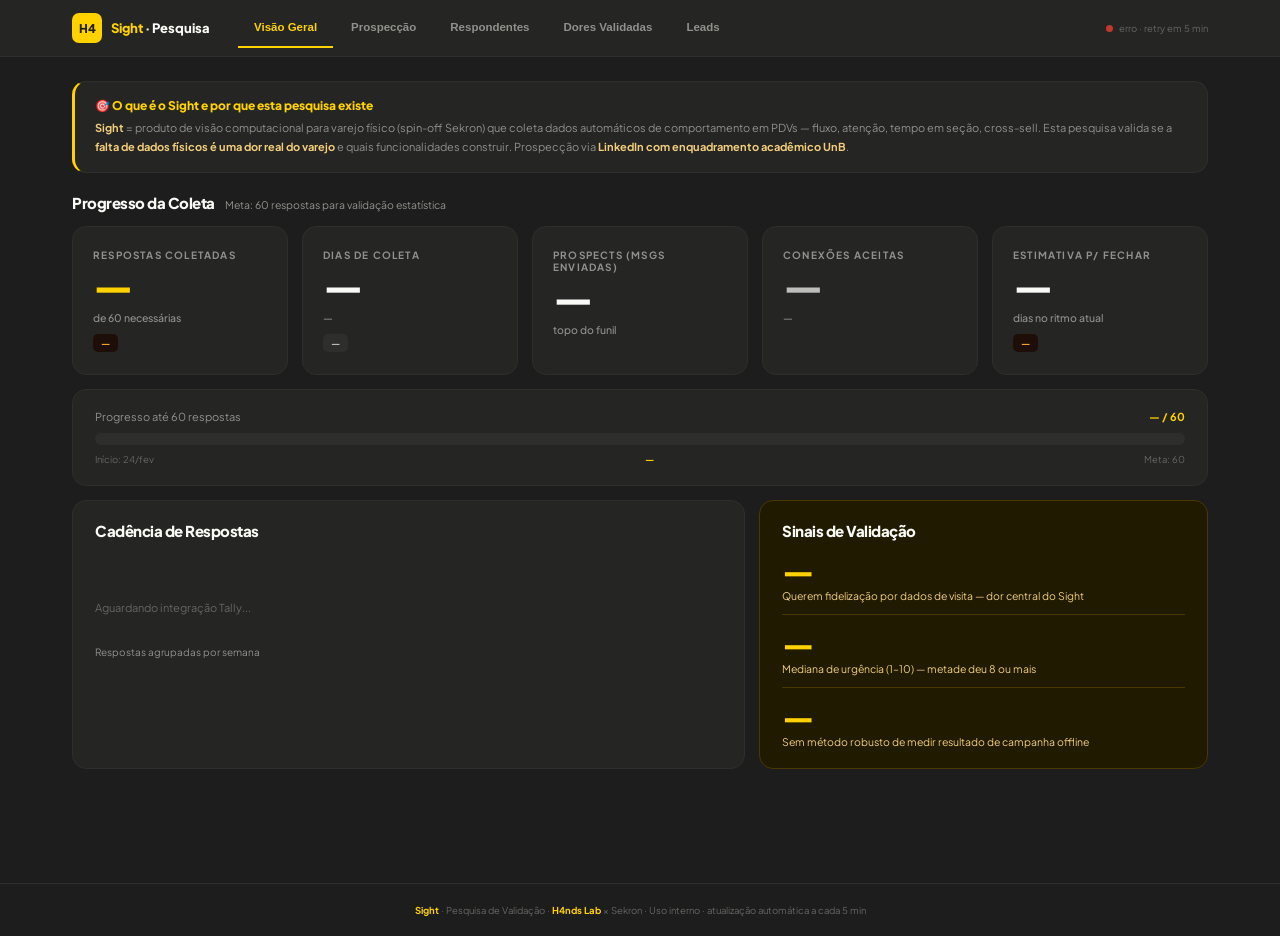
<file: index.html>
<!DOCTYPE html>
<html lang="pt-BR">
<head>
<meta charset="UTF-8">
<meta name="viewport" content="width=device-width, initial-scale=1.0">
<title>Sight · Pesquisa de Validação</title>
<link href="https://fonts.googleapis.com/css2?family=Plus+Jakarta+Sans:wght@400;500;600;700;800&display=swap" rel="stylesheet">
<style>
:root {
  --y: #FFD200; --yd: #695500; --yl: #F1CD7D;
  --bk: #1D1D1D; --g2: #252523; --g3: #2e2e2c; --g4: #3a3a38;
  --gm: #656663; --gl: #90918C; --gs: #BEBFBA;
  --ow: #E5E4E0; --nw: #EFEFEB; --wh: #F9FAF5;
  --gn: #4a9320; --rd: #c0392b; --tl: #0e7490;
  --r: 14px; --gap: 14px;
}
*, *::before, *::after { box-sizing: border-box; margin: 0; padding: 0; }
body { font-family: 'Plus Jakarta Sans', sans-serif; background: var(--bk); color: var(--wh); font-size: 13px; min-height: 100vh; }
nav { background: var(--g2); border-bottom: 1px solid var(--g3); position: sticky; top: 0; z-index: 100; }
.nav-inner { max-width: 1180px; margin: 0 auto; padding: 0 22px; display: flex; align-items: center; gap: 0; }
.nav-logo { display: flex; align-items: center; gap: 9px; padding: 13px 0; margin-right: 28px; flex-shrink: 0; }
.nav-lm { width: 30px; height: 30px; background: var(--y); border-radius: 7px; display: flex; align-items: center; justify-content: center; font-size: 12px; font-weight: 800; color: var(--bk); }
.nav-brand { font-size: 13px; font-weight: 800; color: var(--wh); }
.nav-brand span { color: var(--y); }
.nav-tabs { display: flex; gap: 2px; flex: 1; }
.nav-tab { padding: 13px 16px; font-size: 11.5px; font-weight: 600; color: var(--gl); cursor: pointer; border: none; background: none; border-bottom: 2px solid transparent; transition: color .15s, border-color .15s; white-space: nowrap; }
.nav-tab:hover { color: var(--gs); }
.nav-tab.active { color: var(--y); border-bottom-color: var(--y); }
.nav-status { display: flex; align-items: center; gap: 6px; font-size: 9.5px; color: var(--gm); margin-left: auto; flex-shrink: 0; }
.s-dot { width: 7px; height: 7px; border-radius: 50%; background: var(--gm); flex-shrink: 0; transition: background .3s; }
.s-dot.loading { background: #f9a825; animation: pulse .9s infinite; }
.s-dot.ok { background: var(--gn); }
.s-dot.error { background: var(--rd); }
@keyframes pulse { 0%,100%{opacity:1} 50%{opacity:.35} }
.wrap { max-width: 1180px; margin: 0 auto; padding: 24px 22px 60px; }
.page { display: none; }
.page.active { display: block; }
.g { display: grid; gap: var(--gap); }
.g2 { grid-template-columns: repeat(2, 1fr); }
.g3 { grid-template-columns: repeat(3, 1fr); }
.g4 { grid-template-columns: repeat(4, 1fr); }
.g5 { grid-template-columns: repeat(5, 1fr); }
.g-60-40 { grid-template-columns: 60fr 40fr; }
.g-40-60 { grid-template-columns: 40fr 60fr; }
.card { background: var(--g2); border: 1px solid var(--g3); border-radius: var(--r); padding: 20px 22px; }
.card-y { border-color: #4a3800; background: #1f1a00; }
.kpi { background: var(--g2); border: 1px solid var(--g3); border-radius: var(--r); padding: 22px 20px; display: flex; flex-direction: column; gap: 4px; }
.kpi-label { font-size: 10px; font-weight: 700; text-transform: uppercase; letter-spacing: 1.2px; color: var(--gl); }
.kpi-value { font-size: 40px; font-weight: 800; letter-spacing: -2px; line-height: 1; color: var(--wh); }
.kpi-value.yellow { color: var(--y); }
.kpi-value.green  { color: var(--gn); }
.kpi-value.dim    { color: var(--gs); }
.kpi-sub { font-size: 10.5px; color: var(--gl); font-weight: 500; margin-top: 2px; }
.kpi-badge { display: inline-flex; align-items: center; gap: 4px; margin-top: 6px; padding: 3px 8px; background: var(--g3); border-radius: 5px; font-size: 9.5px; font-weight: 700; color: var(--gs); width: fit-content; }
.kpi-badge.up   { background: #0f2208; color: #6abf3a; }
.kpi-badge.warn { background: #1e0e08; color: #f9a825; }
.kpi-badge.down { background: #1e0808; color: #f87171; }
.sh { display: flex; align-items: baseline; gap: 10px; margin-bottom: 14px; }
.sh-title { font-size: 15px; font-weight: 800; color: var(--wh); letter-spacing: -.5px; }
.sh-sub { font-size: 10.5px; color: var(--gl); }
.ring-wrap { position: relative; display: inline-block; }
.ring-wrap svg { display: block; transform: rotate(-90deg); }
.ring-center { position: absolute; inset: 0; display: flex; flex-direction: column; align-items: center; justify-content: center; text-align: center; }
.ring-pct  { font-size: 22px; font-weight: 800; color: var(--y); letter-spacing: -1px; line-height: 1; }
.ring-lbl  { font-size: 8px; color: var(--gl); font-weight: 600; text-transform: uppercase; letter-spacing: .8px; margin-top: 2px; }
.bar-row { display: flex; align-items: center; gap: 10px; margin-bottom: 8px; }
.bar-label { font-size: 11px; color: var(--gs); font-weight: 500; min-width: 170px; max-width: 170px; text-align: right; line-height: 1.3; }
.bar-label.sm { min-width: 110px; max-width: 110px; }
.bar-label.xs { min-width: 80px;  max-width: 80px; }
.bar-track { flex: 1; background: var(--g3); border-radius: 4px; height: 20px; overflow: hidden; }
.bar-fill  { height: 100%; border-radius: 4px; display: flex; align-items: center; padding-left: 8px; font-size: 9.5px; font-weight: 800; transition: width .6s ease; min-width: 24px; }
.bar-count { font-size: 10.5px; font-weight: 700; color: var(--gm); min-width: 20px; }
.bf-y   { background: var(--y);  color: var(--bk); }
.bf-yd  { background: #a87d00;   color: var(--yl); }
.bf-yl  { background: var(--yl); color: var(--bk); }
.bf-g   { background: var(--gm); color: var(--g2); }
.bf-gn  { background: var(--gn); color: #d4f5b0; }
.bf-gs  { background: var(--g4); color: var(--gs); }
.funnel { display: flex; flex-direction: column; gap: 6px; }
.fn-row { display: flex; align-items: center; gap: 12px; }
.fn-label { font-size: 11px; color: var(--gs); min-width: 130px; text-align: right; font-weight: 500; }
.fn-track { flex: 1; background: var(--g3); border-radius: 5px; height: 28px; overflow: hidden; }
.fn-fill  { height: 100%; border-radius: 5px; display: flex; align-items: center; padding: 0 10px; font-size: 10.5px; font-weight: 800; transition: width .6s ease; }
.fn-n     { font-size: 12px; font-weight: 800; color: var(--wh); min-width: 30px; }
.fn-p     { font-size: 9.5px; color: var(--gm); min-width: 38px; }
.tl { display: flex; align-items: flex-end; gap: 5px; height: 80px; }
.tl-col { flex: 1; display: flex; flex-direction: column; align-items: center; gap: 3px; }
.tl-bar { border-radius: 4px 4px 0 0; width: 100%; }
.tl-lbl { font-size: 8px; color: var(--gl); font-weight: 600; text-align: center; line-height: 1.3; }
.tl-val { font-size: 11px; font-weight: 800; color: var(--wh); }
table { width: 100%; border-collapse: collapse; }
th { background: var(--g3); color: var(--y); padding: 8px 10px; text-align: left; font-size: 8.5px; font-weight: 700; text-transform: uppercase; letter-spacing: .8px; border-bottom: 1px solid var(--g4); }
td { padding: 7px 10px; border-bottom: 1px solid var(--g3); font-size: 11px; color: var(--gs); font-weight: 500; }
tr:hover td { background: var(--g3); }
.bdg { display: inline-block; padding: 2px 6px; border-radius: 4px; font-size: 8.5px; font-weight: 700; }
.bdg-y    { background: #2a1f00; color: var(--y); }
.bdg-gn   { background: #0f2208; color: #6abf3a; }
.bdg-tl   { background: #082030; color: #5ee7e7; }
.bdg-gray { background: var(--g3); color: var(--gl); }
.bdg-new  { background: var(--y); color: var(--bk); }
.action { background: var(--g2); border: 1px solid var(--g3); border-radius: var(--r); overflow: hidden; }
.action-head { display: flex; align-items: center; gap: 10px; padding: 12px 16px; background: var(--g3); }
.action-num { width: 26px; height: 26px; border-radius: 6px; font-size: 12px; font-weight: 800; flex-shrink: 0; display: flex; align-items: center; justify-content: center; }
.an-y { background: var(--y); color: var(--bk); }
.an-d { background: var(--yd); color: var(--yl); }
.an-g { background: var(--gn); color: #d4f5b0; }
.action-title { font-size: 12px; font-weight: 800; color: var(--wh); }
.action-desc  { font-size: 9.5px; color: var(--gm); margin-top: 1px; }
.urgency-tag  { margin-left: auto; flex-shrink: 0; font-size: 8.5px; font-weight: 700; text-transform: uppercase; letter-spacing: .7px; padding: 3px 8px; border-radius: 20px; }
.urg-now  { background: #1e0808; color: #f87171; }
.urg-week { background: #1e1500; color: #f9a825; }
.urg-mid  { background: #0f2208; color: #6abf3a; }
.action-body { padding: 12px 16px 14px; }
.action-body li { list-style: none; padding: 4px 0; border-bottom: 1px solid var(--g3); display: flex; gap: 8px; font-size: 10.5px; color: var(--gl); line-height: 1.5; }
.action-body li:last-child { border: none; }
.action-body li::before { content: '→'; color: var(--y); font-weight: 800; flex-shrink: 0; }
.person { background: var(--g2); border: 1.5px solid var(--y); border-radius: var(--r); padding: 16px 18px; display: flex; align-items: center; gap: 14px; }
.p-av { width: 44px; height: 44px; background: var(--y); border-radius: 50%; font-size: 17px; font-weight: 800; color: var(--bk); display: flex; align-items: center; justify-content: center; flex-shrink: 0; }
.p-name { font-size: 14px; font-weight: 800; color: var(--wh); }
.p-co   { font-size: 11px; color: var(--gm); margin-top: 2px; }
.p-contact { font-size: 10.5px; color: var(--tl); margin-top: 6px; }
.alert { border-radius: 9px; padding: 11px 14px; font-size: 11px; line-height: 1.6; font-weight: 500; }
.alert-y { background: #1f1a00; border-left: 2.5px solid var(--y);  color: var(--yl); }
.alert-y strong { color: var(--y); }
.alert-g { background: #0f2208; border-left: 2.5px solid var(--gn); color: #a7d485; }
.alert-g strong { color: #6abf3a; }
.alert-r { background: #1e0808; border-left: 2.5px solid var(--rd); color: #f9a0a0; }
.alert-r strong { color: #f87171; }
.divider { height: 1px; background: var(--g3); margin: 18px 0; }
.context { background: var(--g2); border: 1px solid var(--g3); border-left: 3px solid var(--y); border-radius: var(--r); padding: 16px 20px; margin-bottom: 20px; }
.context-title { font-size: 12px; font-weight: 800; color: var(--y); margin-bottom: 6px; }
.context-body  { font-size: 11px; color: var(--gl); line-height: 1.7; }
.context-body strong { color: var(--yl); }
footer { text-align: center; font-size: 9.5px; color: var(--gm); padding: 20px; border-top: 1px solid var(--g3); margin-top: 40px; }
footer em { color: var(--y); font-style: normal; font-weight: 700; }
@media (max-width: 768px) {
  .g2,.g3,.g4,.g5,.g-60-40,.g-40-60 { grid-template-columns: 1fr; }
  .bar-label { min-width: 80px; max-width: 80px; }
}
</style>
</head>
<body>

<nav>
  <div class="nav-inner">
    <div class="nav-logo">
      <div class="nav-lm">H4</div>
      <div class="nav-brand"><span>Sight</span> · Pesquisa</div>
    </div>
    <div class="nav-tabs">
      <button class="nav-tab active" onclick="show('visao-geral')">Visão Geral</button>
      <button class="nav-tab" onclick="show('prospeccao')">Prospecção</button>
      <button class="nav-tab" onclick="show('respondentes')">Respondentes</button>
      <button class="nav-tab" onclick="show('dores')">Dores Validadas</button>
      <button class="nav-tab" onclick="show('leads')">Leads</button>
    </div>
    <div class="nav-status">
      <div class="s-dot loading" id="s-dot"></div>
      <span id="s-txt">carregando...</span>
    </div>
  </div>
</nav>

<div class="wrap">

<!-- ══ VISÃO GERAL ══════════════════════════════════════════════════════ -->
<div id="visao-geral" class="page active">

  <div class="context">
    <div class="context-title">🎯 O que é o Sight e por que esta pesquisa existe</div>
    <div class="context-body">
      <strong>Sight</strong> = produto de visão computacional para varejo físico (spin-off Sekron) que coleta dados automáticos de comportamento em PDVs — fluxo, atenção, tempo em seção, cross-sell. Esta pesquisa valida se a <strong>falta de dados físicos é uma dor real do varejo</strong> e quais funcionalidades construir. Prospecção via <strong>LinkedIn com enquadramento acadêmico UnB</strong>.
    </div>
  </div>

  <div class="sh"><span class="sh-title">Progresso da Coleta</span><span class="sh-sub">Meta: 60 respostas para validação estatística</span></div>
  <div class="g g5" style="margin-bottom: var(--gap);">
    <div class="kpi">
      <div class="kpi-label">Respostas coletadas</div>
      <div class="kpi-value yellow" id="vg-r">—</div>
      <div class="kpi-sub">de 60 necessárias</div>
      <div class="kpi-badge warn" id="vg-r-badge">—</div>
    </div>
    <div class="kpi">
      <div class="kpi-label">Dias de coleta</div>
      <div class="kpi-value" id="vg-d">—</div>
      <div class="kpi-sub" id="vg-d-sub">—</div>
      <div class="kpi-badge" id="vg-d-badge">—</div>
    </div>
    <div class="kpi">
      <div class="kpi-label">Prospects (msgs enviadas)</div>
      <div class="kpi-value" id="vg-p">—</div>
      <div class="kpi-sub">topo do funil</div>
    </div>
    <div class="kpi">
      <div class="kpi-label">Conexões aceitas</div>
      <div class="kpi-value dim" id="vg-c">—</div>
      <div class="kpi-sub" id="vg-c-sub">—</div>
    </div>
    <div class="kpi">
      <div class="kpi-label">Estimativa p/ fechar</div>
      <div class="kpi-value" id="vg-e">—</div>
      <div class="kpi-sub">dias no ritmo atual</div>
      <div class="kpi-badge warn" id="vg-e-badge">—</div>
    </div>
  </div>

  <div class="card" style="margin-bottom: var(--gap);">
    <div style="display:flex; justify-content:space-between; align-items:center; margin-bottom:10px;">
      <span style="font-size:11px;color:var(--gl);">Progresso até 60 respostas</span>
      <span style="font-size:11px;font-weight:700;color:var(--y);" id="vg-pb-text">— / 60</span>
    </div>
    <div style="background:var(--g3);border-radius:6px;height:12px;overflow:hidden;">
      <div id="vg-pb" style="width:0%;height:100%;background:var(--y);border-radius:6px;transition:width .6s ease;"></div>
    </div>
    <div style="display:flex;justify-content:space-between;margin-top:8px;">
      <span style="font-size:9.5px;color:var(--gm);">Início: 24/fev</span>
      <span style="font-size:9.5px;color:var(--y);font-weight:700;" id="vg-pb-pct">—</span>
      <span style="font-size:9.5px;color:var(--gm);">Meta: 60</span>
    </div>
  </div>

  <div class="g g-60-40" style="margin-bottom: var(--gap);">
    <div class="card">
      <div class="sh"><span class="sh-title">Cadência de Respostas</span></div>
      <div class="tl" id="cadence">
        <div style="color:var(--gm);font-size:11px;padding:20px 0;width:100%;">Aguardando integração Tally...</div>
      </div>
      <div style="margin-top:12px;font-size:10px;color:var(--gl);" id="cadence-note">Respostas agrupadas por semana</div>
    </div>
    <div class="card card-y">
      <div class="sh"><span class="sh-title">Sinais de Validação</span></div>
      <div style="display:flex;flex-direction:column;gap:12px;margin-top:4px;">
        <div>
          <div style="font-size:32px;font-weight:800;color:var(--y);letter-spacing:-1.5px;line-height:1;" id="vg-s1">—</div>
          <div style="font-size:10.5px;color:var(--yl);margin-top:3px;">Querem fidelização por dados de visita — dor central do Sight</div>
        </div>
        <div style="height:1px;background:#4a3800;"></div>
        <div>
          <div style="font-size:32px;font-weight:800;color:var(--y);letter-spacing:-1.5px;line-height:1;" id="vg-s2">—</div>
          <div style="font-size:10.5px;color:var(--yl);margin-top:3px;">Mediana de urgência (1–10) — metade deu 8 ou mais</div>
        </div>
        <div style="height:1px;background:#4a3800;"></div>
        <div>
          <div style="font-size:32px;font-weight:800;color:var(--y);letter-spacing:-1.5px;line-height:1;" id="vg-s3">—</div>
          <div style="font-size:10.5px;color:var(--yl);margin-top:3px;">Sem método robusto de medir resultado de campanha offline</div>
        </div>
      </div>
    </div>
  </div>

</div><!-- /visao-geral -->

<!-- ══ PROSPECÇÃO ═══════════════════════════════════════════════════════ -->
<div id="prospeccao" class="page">

  <div class="sh"><span class="sh-title">Funil de Prospecção LinkedIn</span><span class="sh-sub">Cada prospect = mensagem de conexão enviada</span></div>

  <div class="g g4" style="margin-bottom: var(--gap);">
    <div class="kpi">
      <div class="kpi-label">Prospects (topo)</div>
      <div class="kpi-value" id="fn-p0">—</div>
      <div class="kpi-sub">mensagens de conexão enviadas</div>
    </div>
    <div class="kpi">
      <div class="kpi-label">Conexões aceitas</div>
      <div class="kpi-value yellow" id="fn-c0">—</div>
      <div class="kpi-sub" id="fn-c1">—</div>
    </div>
    <div class="kpi">
      <div class="kpi-label">Survey respondido</div>
      <div class="kpi-value green" id="fn-s0">—</div>
      <div class="kpi-sub" id="fn-s1">—</div>
    </div>
    <div class="kpi">
      <div class="kpi-label">Conexões sem resposta</div>
      <div class="kpi-value dim" id="fn-nr0">—</div>
      <div class="kpi-sub" id="fn-nr1">maior oportunidade imediata</div>
      <div class="kpi-badge warn" id="fn-nr-badge">—</div>
    </div>
  </div>

  <div class="g g-60-40">
    <div class="card">
      <div class="sh"><span class="sh-title">Visualização do Funil</span></div>
      <div class="funnel">
        <div class="fn-row">
          <div class="fn-label">Prospects</div>
          <div class="fn-track">
            <div class="fn-fill" style="width:100%;background:var(--gm);color:var(--g2);" id="fn-fp">—</div>
          </div>
          <div class="fn-n" id="fn-np">—</div>
          <div class="fn-p">100%</div>
        </div>
        <div style="padding:0 0 0 145px;color:var(--g4);font-size:16px;line-height:1;">↓</div>
        <div class="fn-row">
          <div class="fn-label">Conexão aceita</div>
          <div class="fn-track">
            <div class="fn-fill" style="background:var(--yd);color:var(--yl);" id="fn-fc">—</div>
          </div>
          <div class="fn-n" id="fn-nc">—</div>
          <div class="fn-p" style="color:var(--yl);" id="fn-pc">—</div>
        </div>
        <div style="padding:0 0 0 145px;color:var(--g4);font-size:16px;line-height:1;">↓</div>
        <div class="fn-row">
          <div class="fn-label">Survey respondido ✓</div>
          <div class="fn-track">
            <div class="fn-fill" style="background:var(--y);color:var(--bk);" id="fn-fs">—</div>
          </div>
          <div class="fn-n" id="fn-ns">—</div>
          <div class="fn-p" style="color:var(--y);" id="fn-ps">—</div>
        </div>
      </div>
      <div class="divider"></div>
      <div style="display:flex;gap:14px;flex-wrap:wrap;">
        <div style="flex:1;text-align:center;padding:10px;background:var(--g3);border-radius:8px;">
          <div style="font-size:18px;font-weight:800;color:var(--yl);" id="rate-c">—</div>
          <div style="font-size:9px;color:var(--gl);margin-top:2px;">taxa de conexão<br>(saudável)</div>
        </div>
        <div style="flex:1;text-align:center;padding:10px;background:var(--g3);border-radius:8px;">
          <div style="font-size:18px;font-weight:800;color:var(--y);" id="rate-sc">—</div>
          <div style="font-size:9px;color:var(--gl);margin-top:2px;">conexão → survey<br>(gargalo real)</div>
        </div>
        <div style="flex:1;text-align:center;padding:10px;background:var(--g3);border-radius:8px;">
          <div style="font-size:18px;font-weight:800;color:var(--gn);" id="rate-all">—</div>
          <div style="font-size:9px;color:var(--gl);margin-top:2px;">taxa geral<br>prospect → resposta</div>
        </div>
      </div>
    </div>

    <div class="card">
      <div class="sh"><span class="sh-title">Teste A/B</span></div>
      <table>
        <tr><th>Msg</th><th>Enviadas</th><th>Tx. Cx.</th><th>Tx. Resp.</th></tr>
        <tbody id="ab-body"></tbody>
      </table>
      <div class="divider"></div>
      <div class="alert alert-g" style="margin-bottom:8px;">
        <strong>Msg C validada e em uso.</strong> Gerou 15/25 respostas. Escala confirmou.
      </div>
      <div class="alert alert-y">
        <strong>D: amostra pequena (47).</strong> Não escalar por enquanto.
      </div>
    </div>
  </div>

</div><!-- /prospeccao -->

<!-- ══ RESPONDENTES ══════════════════════════════════════════════════════ -->
<div id="respondentes" class="page">

  <div class="sh"><span class="sh-title" id="resp-h">Perfil dos Respondentes</span></div>

  <div class="g g3" style="margin-bottom: var(--gap);">
    <div class="card">
      <div class="sh"><span class="sh-title" style="font-size:13px;">Por Segmento</span></div>
      <div id="seg-bars"><div style="color:var(--gm);font-size:11px;">carregando...</div></div>
    </div>
    <div class="card">
      <div class="sh"><span class="sh-title" style="font-size:13px;">Por Cargo</span></div>
      <div id="cargo-bars"><div style="color:var(--gm);font-size:11px;">carregando...</div></div>
      <div style="margin-top:10px;font-size:10px;color:var(--gl);" id="resp-dec">—</div>
    </div>
    <div class="card">
      <div class="sh"><span class="sh-title" style="font-size:13px;">Por Porte</span></div>
      <div id="loja-bars"><div style="color:var(--gm);font-size:11px;">carregando...</div></div>
      <div style="margin-top:10px;font-size:10px;color:var(--gl);" id="resp-icp">—</div>
    </div>
  </div>

  <div class="card">
    <div class="sh"><span class="sh-title">Lista Completa</span><span class="sh-sub">Identificados via planilha de prospecção</span></div>
    <div style="overflow-x:auto;">
      <table>
        <tr><th>#</th><th>Nome</th><th>Empresa</th><th>Cargo</th><th>Segmento</th><th>Lojas</th><th>Urgência</th></tr>
        <tbody id="resp-tbody"></tbody>
      </table>
    </div>
  </div>

</div><!-- /respondentes -->

<!-- ══ DORES VALIDADAS ═══════════════════════════════════════════════════ -->
<div id="dores" class="page">

  <div class="sh"><span class="sh-title">Dores Validadas — O Sight resolve problemas reais?</span></div>

  <div class="g g3" style="margin-bottom: var(--gap);">
    <div class="kpi" style="text-align:center;padding:28px;">
      <div class="kpi-label">Querem fidelizar por dados de visita</div>
      <div class="kpi-value yellow" style="font-size:56px;" id="dor-l">—</div>
      <div class="kpi-sub" id="dor-l-sub">— respondentes · dor central do Sight</div>
    </div>
    <div class="kpi" style="text-align:center;padding:28px;">
      <div class="kpi-label">Mediana de urgência declarada (1–10)</div>
      <div class="kpi-value yellow" style="font-size:56px;" id="dor-u">—</div>
      <div class="kpi-sub" id="dor-u-sub">52% deram nota 8, 9 ou 10</div>
    </div>
    <div class="kpi" style="text-align:center;padding:28px;">
      <div class="kpi-label">Sem método robusto de atribuição</div>
      <div class="kpi-value yellow" style="font-size:56px;" id="dor-a">—</div>
      <div class="kpi-sub">atribuição ainda é "feeling" ou sem método</div>
    </div>
  </div>

  <div class="g g2" style="margin-bottom: var(--gap);">
    <div class="card">
      <div class="sh"><span class="sh-title" style="font-size:13px;">O que trava o programa de fidelidade?</span></div>
      <div id="trava-bars"><div style="color:var(--gm);font-size:11px;padding:8px 0;">Aguardando dados do Tally</div></div>
    </div>
    <div class="card">
      <div class="sh"><span class="sh-title" style="font-size:13px;">Como medem comportamento in-store hoje?</span></div>
      <div id="med-bars"><div style="color:var(--gm);font-size:11px;padding:8px 0;">Aguardando dados do Tally</div></div>
      <div style="margin-top:10px;font-size:10px;color:var(--gl);" id="med-note">68% dependem de métodos manuais. O Sight substitui com câmera automatizada.</div>
    </div>
  </div>

  <div class="g g2">
    <div class="card">
      <div class="sh"><span class="sh-title" style="font-size:13px;">Dado mais invisível nas decisões de VM</span></div>
      <div id="dado-bars"><div style="color:var(--gm);font-size:11px;padding:8px 0;">Aguardando dados do Tally</div></div>
      <div style="margin-top:10px;font-size:10px;color:var(--gl);">Todos os 3 principais dados que visão computacional captura automaticamente.</div>
    </div>
    <div class="card">
      <div class="sh"><span class="sh-title" style="font-size:13px;">O que impede escalar Retail Media?</span></div>
      <div id="rm-bars"><div style="color:var(--gm);font-size:11px;padding:8px 0;">Aguardando dados do Tally</div></div>
      <div style="margin-top:10px;font-size:10px;color:var(--gl);">52% das redes ainda não negociam trade com a indústria — faltam dados de atenção e fluxo.</div>
    </div>
  </div>

</div><!-- /dores -->

<!-- ══ LEADS ═════════════════════════════════════════════════════════════ -->
<div id="leads" class="page">

  <div class="sh"><span class="sh-title">Leads Gerados pelo Survey</span></div>

  <div class="g g3" style="margin-bottom: var(--gap);">
    <div class="kpi" style="text-align:center;">
      <div class="kpi-label">Querem benchmark por e-mail</div>
      <div class="kpi-value yellow" id="ld-bm">—</div>
      <div class="kpi-sub" id="ld-bm-sub">— dos respondentes</div>
      <div class="kpi-badge up">leads ativáveis agora</div>
    </div>
    <div class="kpi" style="text-align:center;">
      <div class="kpi-label">Aceita conversa de 30 min</div>
      <div class="kpi-value" id="ld-re" style="color:var(--rd);">—</div>
      <div class="kpi-sub" id="ld-re-sub">— CTA com fricção alta</div>
      <div class="kpi-badge down">reformular urgente</div>
    </div>
    <div class="kpi" style="text-align:center;">
      <div class="kpi-label">Base LGPD / E-mail confirmado</div>
      <div class="kpi-value green" id="ld-lg">—</div>
      <div class="kpi-sub" id="ld-lg-sub">— dos respondentes</div>
      <div class="kpi-badge">lista de lançamento</div>
    </div>
  </div>

  <div class="person" id="lead-featured" style="margin-bottom: var(--gap);">
    <div class="p-av">?</div>
    <div style="flex:1;"><div class="p-name" style="color:var(--gm);">Carregando lead prioritário...</div></div>
  </div>

  <div class="card">
    <div class="sh"><span class="sh-title" id="ld-title">Leads com E-mail Confirmado</span><span class="sh-sub">Benchmark prometido no survey — enviar esta semana</span></div>
    <table>
      <tr><th>#</th><th>Nome</th><th>Empresa</th><th>Cargo</th><th>E-mail</th></tr>
      <tbody id="ld-tbody"></tbody>
    </table>
  </div>

</div><!-- /leads -->


</div><!-- /wrap -->

<footer>
  <em>Sight</em> · Pesquisa de Validação · <em>H4nds Lab</em> × Sekron · Uso interno · atualização automática a cada 5 min
</footer>

<script>
'use strict';

// ═══════════════════════════════════════════════════════════════════════════
// ⚙️  CONFIGURAÇÃO
// ═══════════════════════════════════════════════════════════════════════════
const CFG = {
  SHEET_ID:  '1e2EsMdIAs8U0AZL72oz4cfbjMEhHhmhMoH3JG342m-0',
  TAB_LI:    'Base de Dados',    // aba do LinkedIn tracker
  TAB_TALLY: 'tally_responses',  // aba da integração Tally → Sheets
  GOAL:      60,
  START:     new Date('2026-02-24'),
  REFRESH:   5 * 60 * 1000,

  // Colunas na aba "Base de Dados" (LinkedIn)
  LI: {
    nome:      'Nome',
    cargo:     'Cargo',
    empresa:   'Empresa',
    msg:       'Hipótese de Mensagem',  // "Mensagem A", "Mensagem B", etc.
    sent:      'Mensagem Enviada',       // "True"/"False" → é prospect
    connected: 'Conexão Feita',          // "True"/"False"
    replied:   'Resposta',              // "True"/"False" → survey respondido
  },

  // Colunas na aba "tally_responses" (Tally — títulos exatos das perguntas)
  TALLY: {
    submId:     'Submission ID',
    ts:         'Submitted at',
    cargo:      'Qual é o seu cargo?',
    segmento:   'Qual o segmento?',
    lojas:      'Quantas unidades físicas (lojas) a rede possui?',
    urgencia:   'Numa escala de 1 a 10, quão prioritário é resolver isso nos próximos 6 meses para a sua operação?',
    fidelizar:  'Qual destes temas você mais está tentando evoluir hoje? (A) Fidelização a partir de dados de visita em lojas presenciais (não só em vendas concretas))',
    atribuicao: 'Conseguem separar o efeito da campanha de fatores externos (clima, feriado, ação de concorrente)?',
    trava:      'O que mais trava a evolução do programa de fidelidade hoje?',
    medicao:    'Quando precisam entender o comportamento do cliente dentro da loja (seções visitadas, tempo, retorno), como fazem hoje?',
    dado:       "O que hoje é mais 'invisível' na decisão de mix ou VM?",
    rm:         'O que mais impede escalar Retail Media / Trade com base em dados?',
    benchmark:  'Para receber o benchmark consolidado: (Quero receber o relatório de benchmark por e-mail)',
    reuniao:    'Para receber o benchmark consolidado: (Aceito o convite para uma conversa de 30 min para aprofundar o tema)',
    lgpd:       'Para receber o benchmark consolidado: (Aceito ser informado quando a solução estiver disponível (LGPD))',
    nome:       'Seu nome',
    empresa:    'Nome da empresa',
    email:      'Seu melhor e-mail',
    whatsapp:   'Seu whats-app',
  }
};
// ═══════════════════════════════════════════════════════════════════════════

// ── Utilitários ────────────────────────────────────────────────────────────
const $  = id => document.getElementById(id);
const $$ = (id, html) => { const e = $(id); if (e) e.innerHTML = html; };

function parseCSV(txt) {
  const lines = txt.replace(/\r/g, '').split('\n').filter(l => l.trim());
  if (lines.length < 2) return [];
  function parseLine(line) {
    const res = []; let cur = '', q = false;
    for (let i = 0; i < line.length; i++) {
      const c = line[i];
      if (c === '"') { if (q && line[i+1] === '"') { cur += '"'; i++; } else q = !q; }
      else if (c === ',' && !q) { res.push(cur.trim()); cur = ''; }
      else cur += c;
    }
    res.push(cur.trim());
    return res.map(s => s.replace(/^"|"$/g, ''));
  }
  const hdrs = parseLine(lines[0]);
  return lines.slice(1).map(line => {
    const v = parseLine(line), obj = {};
    hdrs.forEach((h, i) => { if (h) obj[h] = v[i] || ''; });
    return obj;
  }).filter(r => Object.values(r).some(v => v));
}

async function fetchTab(tab) {
  const PUBLISHED_ID = '2PACX-1vRdEIR6QsllAodCJNVjasrbbmZOxLuV-VD6IMViFunO3oEbiy-ZlBjRvwQyREvV_rUc4vWTgGA1m0b1';
  const url = `https://docs.google.com/spreadsheets/d/e/${PUBLISHED_ID}/pub?output=csv&sheet=${encodeURIComponent(tab)}`;
  const r = await fetch(url);
  if (!r.ok) throw new Error('HTTP ' + r.status);
  const txt = await r.text();
  if (txt.trim().startsWith('<')) throw new Error('Aba "' + tab + '" não encontrada ou planilha não publicada');
  return parseCSV(txt);
}

const pct  = (n, d) => d ? +(n / d * 100).toFixed(1) : 0;
const fmtP = n => n.toLocaleString('pt-BR', {minimumFractionDigits:1, maximumFractionDigits:1}) + '%';
const fmtD = d => d.toLocaleDateString('pt-BR', {day:'2-digit', month:'2-digit', year:'numeric'});
const median = arr => {
  if (!arr.length) return 0;
  const s = [...arr].sort((a, b) => a - b), m = Math.floor(s.length / 2);
  return s.length % 2 ? s[m] : (s[m-1] + s[m]) / 2;
};

function countMulti(rows, col, sep = ';') {
  const c = {};
  rows.forEach(r => {
    (r[col] || '').split(sep).map(s => s.trim()).filter(Boolean).forEach(v => { c[v] = (c[v]||0)+1; });
  });
  return c;
}
function countSingle(rows, col) {
  const c = {};
  rows.forEach(r => { const v = (r[col]||'').trim(); if (v) c[v] = (c[v]||0)+1; });
  return c;
}
const top5 = obj => Object.entries(obj).sort((a,b) => b[1]-a[1]).slice(0,5);
const BC = ['bf-y','bf-yd','bf-gs','bf-gs','bf-gs'];

function renderBars(id, entries, total, sm = false) {
  if (!entries.length) { $$( id, '<div style="color:var(--gm);font-size:11px;padding:8px 0;">Sem dados</div>'); return; }
  const lc = sm ? 'bar-label sm' : 'bar-label';
  $$(id, entries.map(([lbl, cnt], i) => {
    const p = total ? Math.round(cnt / total * 100) : 0;
    return `<div class="bar-row"><div class="${lc}">${lbl}</div><div class="bar-track"><div class="bar-fill ${BC[i]||'bf-gs'}" style="width:${p}%">${p}%</div></div><div class="bar-count">${cnt}</div></div>`;
  }).join(''));
}

function segBadge(s) {
  if (!s) return '<span class="bdg bdg-gray">Outro</span>';
  if (s.includes('Moda') || s.includes('Calçados') || s.includes('Esportes')) return '<span class="bdg bdg-y">Moda</span>';
  if (s.includes('Supermercado') || s.includes('Atacado')) return '<span class="bdg bdg-gn">Super</span>';
  if (s.includes('Casa') || s.includes('Construção')) return '<span class="bdg bdg-tl">Casa</span>';
  return '<span class="bdg bdg-gray">Outro</span>';
}
function urgStyle(u) {
  const n = parseFloat(u);
  if (isNaN(n)) return 'color:var(--gl)';
  if (n >= 8) return 'color:var(--y);font-weight:800';
  if (n >= 6) return 'color:var(--yl)';
  return 'color:#f87171';
}

function setStatus(s) {
  const dot = $('s-dot'), txt = $('s-txt');
  if (dot) dot.className = 's-dot ' + s;
  if (!txt) return;
  if (s === 'loading') txt.textContent = 'atualizando...';
  else if (s === 'ok') txt.textContent = 'atualizado às ' + new Date().toLocaleTimeString('pt-BR',{hour:'2-digit',minute:'2-digit'});
  else txt.textContent = 'erro · retry em 5 min';
}

// ── Computar métricas ──────────────────────────────────────────────────────
function compute(li, tally) {
  const L = CFG.LI, T = CFG.TALLY;
  const today = new Date();
  const days = Math.max(1, Math.floor((today - CFG.START) / 86400000));
  const isTrue = v => (v||'').toString().toLowerCase() === 'true';

  // Deduplicar Tally — integração nativa pode não ter 'Submission ID'
  const idCol = [T.submId, 'Respondent ID', 'Submission ID', 'id', 'ID']
    .find(c => tally.some(r => r[c] && r[c].trim()));
  const seen = new Set();
  const tallyUniq = idCol
    ? tally.filter(r => { const id = r[idCol]; if (!id || seen.has(id)) return false; seen.add(id); return true; })
    : [...new Map(tally.map(r => { const k = Object.values(r).slice(0,4).join('|'); return [k, r]; })).values()];

  // LinkedIn funnel
  const liSent = li.filter(r => isTrue(r[L.sent]));
  const liConn = li.filter(r => isTrue(r[L.connected]));
  const liResp = li.filter(r => isTrue(r[L.replied]));
  const prospects = liSent.length;
  const connected = liConn.length;
  // Usar o maior entre LinkedIn marcados e Tally recebidos (fonte mais atualizada)
  const survey    = Math.max(liResp.length, tallyUniq.length);
  const noReply   = Math.max(0, connected - survey);

  const rConn     = pct(connected, prospects);
  const rSurvConn = pct(survey, connected);
  const rSurvAll  = pct(survey, prospects);
  const dailyRate = survey / days;
  const daysLeft  = dailyRate > 0 ? Math.ceil((CFG.GOAL - survey) / dailyRate) : null;
  const estRe     = Math.round(noReply * (rSurvConn / 100));

  // A/B — "Hipótese de Mensagem" = "Mensagem A", "Mensagem B", etc.
  const ab = ['A','B','C','D'].map(m => {
    const sent = liSent.filter(r => (r[L.msg]||'').includes('Mensagem ' + m));
    const conn = liConn.filter(r => (r[L.msg]||'').includes('Mensagem ' + m)).length;
    const resp = liResp.filter(r => (r[L.msg]||'').includes('Mensagem ' + m)).length;
    return { m, n: sent.length, conn, resp, rC: pct(conn, sent.length), rS: pct(resp, sent.length) };
  }).filter(d => d.n > 0);

  // Respondentes e leads — vêm do Tally
  const resp     = tallyUniq;
  const segCts   = countSingle(resp, T.segmento);
  const cargoCts = countSingle(resp, T.cargo);
  const lojaCts  = countSingle(resp, T.lojas);
  const withEmail = resp.filter(r => r[T.email] && r[T.email].includes('@'));
  const withBm    = resp.filter(r => isTrue(r[T.benchmark]));
  const withRe    = resp.filter(r => isTrue(r[T.reuniao]));
  const withLgpd  = resp.filter(r => isTrue(r[T.lgpd]));
  const featured  = withRe[0] || [...withEmail].sort((a,b) => (parseFloat(b[T.urgencia])||0) - (parseFloat(a[T.urgencia])||0))[0] || null;

  // Sinais de validação do Tally
  let loyaltyPct = null, urgMed = null, attrPct = null;
  let travaCts = {}, medCts = {}, dadoCts = {}, rmCts = {}, cadence = [];
  const hasTally = tallyUniq.length > 0;

  if (hasTally) {
    const tot = tallyUniq.length;
    // "Fidelizar" = coluna booleana do tema A
    loyaltyPct = pct(tallyUniq.filter(r => isTrue(r[T.fidelizar])).length, tot);
    const urgVals = tallyUniq.map(r => parseFloat(r[T.urgencia])).filter(n => !isNaN(n) && n > 0);
    urgMed = urgVals.length ? median(urgVals) : null;
    // Atribuição: sem método robusto = não respondeu "Sim, de forma consistente"
    const noRobust = tallyUniq.filter(r => !(r[T.atribuicao]||'').toLowerCase().startsWith('sim')).length;
    attrPct = pct(noRobust, tot);
    travaCts = countSingle(tallyUniq, T.trava);
    medCts   = countSingle(tallyUniq, T.medicao);
    dadoCts  = countSingle(tallyUniq, T.dado);
    rmCts    = countSingle(tallyUniq, T.rm);
    // Cadência por semana ISO — detectar coluna de timestamp
    const tsCol = [T.ts, 'Submitted at', 'Date', 'Timestamp', 'Data', 'submitted_at']
      .find(c => tallyUniq.some(r => r[c] && !isNaN(new Date(r[c])))) || T.ts;
    const wks = {};
    tallyUniq.forEach(r => {
      const d = new Date(r[tsCol]);
      if (isNaN(d)) return;
      const day = d.getDay(), diff = day === 0 ? -6 : 1 - day;
      const mon = new Date(d); mon.setDate(d.getDate() + diff);
      const k = mon.toISOString().slice(0,10);
      const lbl = mon.getDate().toString().padStart(2,'0') + '/' + mon.toLocaleString('pt-BR',{month:'short'});
      wks[k] = { lbl, n: (wks[k]?.n||0)+1 };
    });
    cadence = Object.entries(wks).sort(([a],[b]) => a.localeCompare(b)).slice(-8).map(([,v]) => v);
  }

  return {
    today, days, prospects, connected, survey, noReply,
    rConn, rSurvConn, rSurvAll, dailyRate, daysLeft, estRe,
    progressPct: Math.min(100, Math.round(survey / CFG.GOAL * 100)),
    ab, resp, segCts, cargoCts, lojaCts,
    withEmail, withBm, withRe, withLgpd, featured,
    loyaltyPct, urgMed, attrPct,
    travaCts, medCts, dadoCts, rmCts, cadence,
    hasTally, totalTally: tallyUniq.length
  };
}

// ── Render ─────────────────────────────────────────────────────────────────
function render(m) {
  const L = CFG.LI;

  // ── Visão Geral
  $$('vg-r', m.survey);
  const rb = $('vg-r-badge');
  if (rb) { rb.textContent = m.progressPct + '% da meta'; rb.className = 'kpi-badge ' + (m.progressPct >= 80 ? 'up' : 'warn'); }
  $$('vg-d', m.days);
  $$('vg-d-sub', fmtD(CFG.START) + ' → ' + fmtD(m.today));
  $$('vg-d-badge', m.dailyRate.toFixed(2) + ' resp/dia');
  $$('vg-p', m.prospects);
  $$('vg-c', m.connected);
  $$('vg-c-sub', fmtP(m.rConn) + ' dos prospects');
  if (m.daysLeft !== null) { $$('vg-e', '+' + m.daysLeft); $$('vg-e-badge', 'reativar ' + m.noReply + ' conexões'); }
  const pb = $('vg-pb'); if (pb) pb.style.width = m.progressPct + '%';
  $$('vg-pb-text', m.survey + ' / ' + CFG.GOAL);
  $$('vg-pb-pct', m.progressPct + '% concluído · faltam ' + (CFG.GOAL - m.survey) + ' respostas');

  // Cadence
  const cc = $('cadence');
  if (cc) {
    if (!m.hasTally || !m.cadence.length) {
      cc.innerHTML = '<div style="color:var(--gm);font-size:11px;padding:20px 0;width:100%;text-align:center;">Aguardando integração Tally → Google Sheets</div>';
    } else {
      const mx = Math.max(...m.cadence.map(d => d.n), 1);
      cc.innerHTML = m.cadence.map((d, i) => {
        const h = Math.max(4, Math.round(d.n / mx * 76));
        const isLast = i >= m.cadence.length - 2;
        const bg = isLast ? 'var(--y)' : i < 2 ? 'var(--yd)' : 'var(--g4)';
        return `<div class="tl-col"><div class="tl-bar" style="height:${h}px;background:${bg}"></div><div class="tl-lbl">${d.lbl}</div><div class="tl-val">${d.n}</div></div>`;
      }).join('');
    }
  }

  // Signals (from Tally)
  if (m.hasTally) {
    $$('vg-s1', m.loyaltyPct !== null ? Math.round(m.loyaltyPct) + '%' : '—');
    $$('vg-s2', m.urgMed !== null ? m.urgMed.toLocaleString('pt-BR',{minimumFractionDigits:1,maximumFractionDigits:1}) : '—');
    $$('vg-s3', m.attrPct !== null ? Math.round(m.attrPct) + '%' : '—');
  }

  // ── Prospecção
  $$('fn-p0', m.prospects); $$('fn-c0', m.connected); $$('fn-c1', fmtP(m.rConn) + ' dos prospects');
  $$('fn-s0', m.survey); $$('fn-s1', fmtP(m.rSurvConn) + ' das conexões · ' + fmtP(m.rSurvAll) + ' da base');
  $$('fn-nr0', m.noReply); $$('fn-nr-badge', '~' + m.estRe + ' respostas estimadas');
  const fc = $('fn-fc'), fs = $('fn-fs');
  const fnp = $('fn-fp'), fnc=$('fn-nc'), fns=$('fn-ns'), fnpc=$('fn-pc'), fnps=$('fn-ps');
  if (fnp) { fnp.style.width='100%'; fnp.textContent=m.prospects; }
  if (fnc) fnc.textContent = m.connected;
  if (fns) fns.textContent = m.survey;
  if (fc)  { fc.style.width = m.rConn + '%'; fc.textContent = m.connected + ' · ' + fmtP(m.rConn); }
  if (fs)  { fs.style.width = m.rSurvAll + '%'; fs.textContent = m.survey; }
  if (fnpc) fnpc.textContent = fmtP(m.rConn);
  if (fnps) fnps.textContent = fmtP(m.rSurvAll);
  $$('rate-c', fmtP(m.rConn)); $$('rate-sc', fmtP(m.rSurvConn)); $$('rate-all', fmtP(m.rSurvAll));

  const bestAB = m.ab.reduce((b, d) => d.rS > (b?.rS||0) ? d : b, null);
  $$('ab-body', m.ab.map(d => {
    const isB = bestAB && d.m === bestAB.m && d.n >= 100;
    const isTst = !isB && d.n < 100;
    const nm = isB ? `<strong style="color:var(--y)">${d.m} ✅</strong>` : isTst ? `${d.m} (teste)` : d.m;
    const cc2 = d.rC >= 40 ? 'var(--gn)' : d.rC >= 35 ? 'var(--gl)' : '#f87171';
    const sc  = d.rS >= 5  ? 'var(--gn)' : d.rS >= 3  ? 'var(--gl)' : '#f87171';
    return `<tr><td>${nm}</td><td>${d.n}</td><td style="color:${cc2}">${fmtP(d.rC)}</td><td style="color:${sc};${isB?'font-weight:800':''}">${fmtP(d.rS)}</td></tr>`;
  }).join(''));

  // ── Respondentes (dados do Tally)
  const T = CFG.TALLY;
  const tot = m.resp.length;
  $$('resp-h', 'Perfil dos ' + tot + ' Respondentes');
  renderBars('seg-bars',   top5(m.segCts),   tot, true);
  renderBars('cargo-bars', top5(m.cargoCts), tot, true);
  renderBars('loja-bars',  top5(m.lojaCts),  tot, true);
  const dec = m.resp.filter(r => { const c=(r[T.cargo]||'').toLowerCase(); return c.includes('c-level')||c.includes('ceo')||c.includes('coo')||c.includes('diretor')||c.includes('operaç'); }).length;
  $$('resp-dec', (tot > 0 ? Math.round(dec/tot*100) : 0) + '% são C-level ou Operações — decisores diretos.');
  const big51 = m.resp.filter(r => { const l=r[T.lojas]||''; return l.includes('51') || l.includes('200'); }).length;
  $$('resp-icp', (tot > 0 ? Math.round(big51/tot*100) : 0) + '% têm 51+ lojas — ICP ideal para Sight.');
  $$('resp-tbody', m.resp.map((r, i) => {
    const u = r[T.urgencia];
    const ud = u ? `<td style="${urgStyle(u)}">${u}</td>` : `<td style="color:var(--gl)">—</td>`;
    return `<tr><td>${i+1}</td><td>${r[T.nome]||'—'}</td><td>${r[T.empresa]||'—'}</td><td>${r[T.cargo]||'—'}</td><td>${segBadge(r[T.segmento]||'Outro')}</td><td>${r[T.lojas]||'—'}</td>${ud}</tr>`;
  }).join(''));

  // ── Dores Validadas
  if (m.hasTally) {
    $$('dor-l', m.loyaltyPct !== null ? Math.round(m.loyaltyPct) + '%' : '—');
    $$('dor-l-sub', Math.round((m.loyaltyPct||0)*m.totalTally/100) + ' de ' + m.totalTally + ' respondentes · dor central do Sight');
    $$('dor-u', m.urgMed !== null ? m.urgMed.toLocaleString('pt-BR',{minimumFractionDigits:1,maximumFractionDigits:1}) : '—');
    $$('dor-a', m.attrPct !== null ? Math.round(m.attrPct) + '%' : '—');
    renderBars('trava-bars', top5(m.travaCts), m.totalTally, false);
    renderBars('med-bars',   top5(m.medCts),   m.totalTally, false);
    renderBars('dado-bars',  top5(m.dadoCts),  m.totalTally, false);
    renderBars('rm-bars',    top5(m.rmCts),    m.totalTally, false);
  }

  // ── Leads (dados do Tally)
  const surveyBase = Math.max(m.survey, m.totalTally, 1);
  const bm = m.withBm.length || m.withEmail.length;
  $$('ld-bm', bm); $$('ld-bm-sub', Math.round(bm/surveyBase*100) + '% dos respondentes');
  $$('ld-re', m.withRe.length); $$('ld-re-sub', Math.round(m.withRe.length/surveyBase*100) + '% — CTA ' + (m.withRe.length < 2 ? 'com fricção alta' : 'ok'));
  const reEl = $('ld-re'); if (reEl) reEl.style.color = m.withRe.length < 2 ? 'var(--rd)' : 'var(--gn)';
  const lg = m.withLgpd.length || m.withEmail.length;
  $$('ld-lg', lg); $$('ld-lg-sub', Math.round(lg/surveyBase*100) + '% dos respondentes');

  const fp = $('lead-featured');
  if (fp && m.featured) {
    const r = m.featured;
    const ini = (r[T.nome]||'?').split(' ').map(w=>w[0]).join('').slice(0,2).toUpperCase();
    fp.innerHTML = `<div class="p-av">${ini}</div><div style="flex:1"><div class="p-name">${r[T.nome]||'—'}</div><div class="p-co">${[r[T.cargo],r[T.empresa]].filter(Boolean).join(' · ')}</div>${r[T.email]?`<div class="p-contact">📧 ${r[T.email]}</div>`:''}</div><div style="text-align:right;flex-shrink:0"><div style="font-size:10px;color:var(--gm)">${m.withRe.length>0?'Aceitou reunião':'Maior urgência'}</div><div style="font-size:11px;font-weight:700;color:var(--y);margin-top:3px">→ Contatar hoje</div></div>`;
  }
  $$('ld-title', m.withEmail.length + ' Leads com E-mail Confirmado');
  $$('ld-tbody', m.withEmail.map((r, i) => {
    const ok = !(r[T.email]||'').includes('.con');
    return `<tr><td>${i+1}</td><td>${r[T.nome]||'—'}</td><td>${r[T.empresa]||'—'}</td><td>${r[T.cargo]||'—'}</td><td style="font-size:10px;${!ok?'color:#f87171;':''}">${r[T.email]}${!ok?' ⚠️ checar':''}</td></tr>`;
  }).join(''));
}

// ── Nav tab switching ───────────────────────────────────────────────────────
function show(id) {
  document.querySelectorAll('.page').forEach(p => p.classList.remove('active'));
  document.querySelectorAll('.nav-tab').forEach(t => t.classList.remove('active'));
  document.getElementById(id).classList.add('active');
  event.target.classList.add('active');
  window.scrollTo({ top: 0, behavior: 'smooth' });
}

// ── Main load loop ──────────────────────────────────────────────────────────
async function loadData() {
  setStatus('loading');
  const [r1, r2] = await Promise.allSettled([
    fetchTab(CFG.TAB_LI),
    fetchTab(CFG.TAB_TALLY)
  ]);
  if (r1.status !== 'fulfilled') {
    console.error('Erro ao carregar aba LinkedIn:', r1.reason);
    setStatus('error');
    return;
  }
  if (r2.status === 'rejected') {
    console.warn('Aba Tally ainda não disponível:', r2.reason);
  }
  try {
    render(compute(r1.value, r2.status === 'fulfilled' ? r2.value : []));
    setStatus('ok');
  } catch(e) {
    console.error('Erro ao renderizar:', e);
    setStatus('error');
  }
}

loadData();
setInterval(loadData, CFG.REFRESH);
</script>
</body>
</html>
</file>
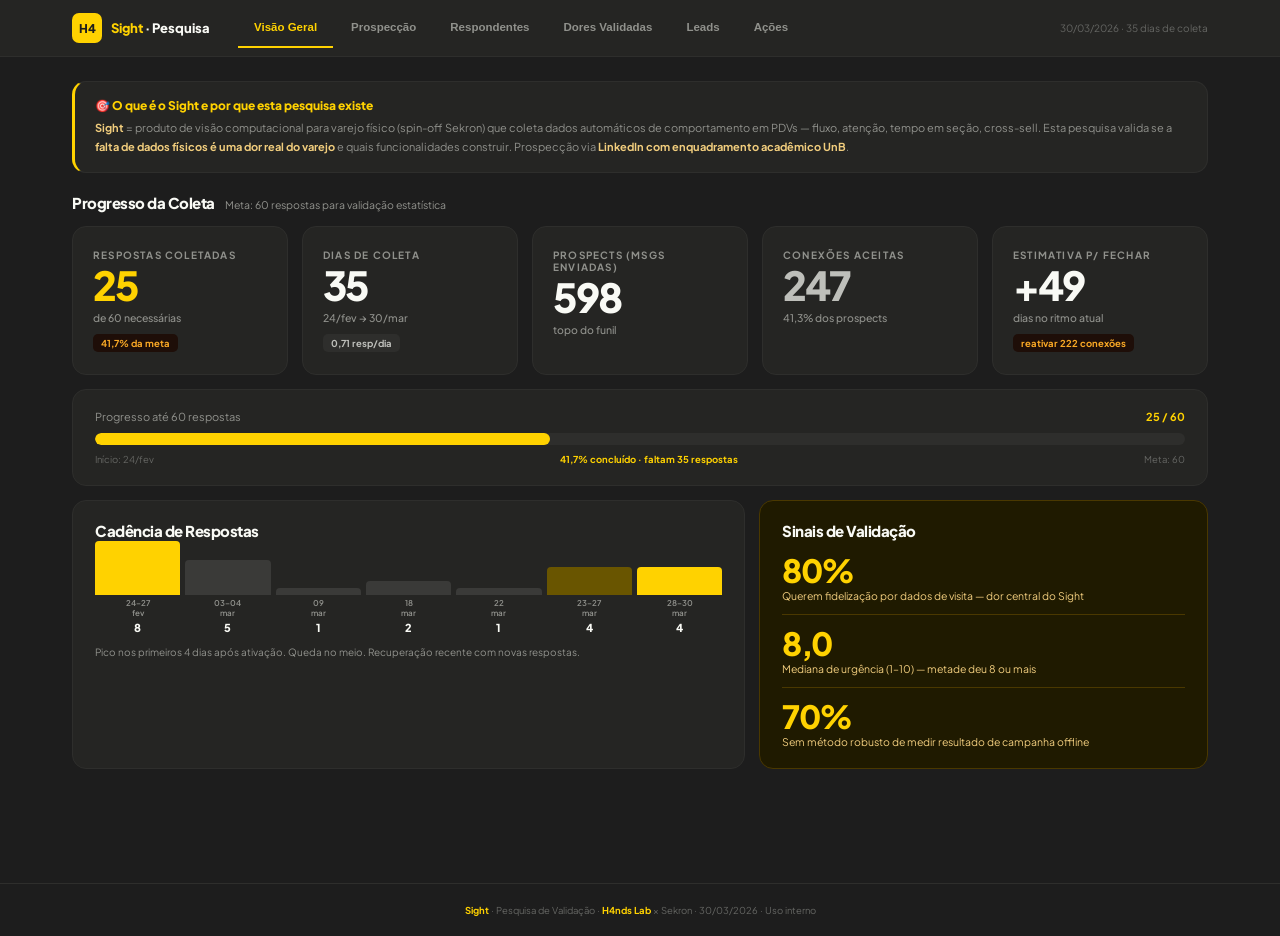
<file: OneDrive/Dashboard-Sight/dashboard_sight_v5.html>
<!DOCTYPE html>
<html lang="pt-BR">
<head>
<meta charset="UTF-8">
<meta name="viewport" content="width=device-width, initial-scale=1.0">
<title>Sight · Pesquisa de Validação</title>
<link href="https://fonts.googleapis.com/css2?family=Plus+Jakarta+Sans:wght@400;500;600;700;800&display=swap" rel="stylesheet">
<style>
:root {
  --y: #FFD200; --yd: #695500; --yl: #F1CD7D;
  --bk: #1D1D1D; --g2: #252523; --g3: #2e2e2c; --g4: #3a3a38;
  --gm: #656663; --gl: #90918C; --gs: #BEBFBA;
  --ow: #E5E4E0; --nw: #EFEFEB; --wh: #F9FAF5;
  --gn: #4a9320; --rd: #c0392b; --tl: #0e7490;
  --r: 14px;
  --gap: 14px;
}

*, *::before, *::after { box-sizing: border-box; margin: 0; padding: 0; }
body {
  font-family: 'Plus Jakarta Sans', sans-serif;
  background: var(--bk);
  color: var(--wh);
  font-size: 13px;
  min-height: 100vh;
}

/* ── NAV ─────────────────────────────────── */
nav {
  background: var(--g2);
  border-bottom: 1px solid var(--g3);
  position: sticky; top: 0; z-index: 100;
}
.nav-inner {
  max-width: 1180px; margin: 0 auto;
  padding: 0 22px;
  display: flex; align-items: center; gap: 0;
}
.nav-logo {
  display: flex; align-items: center; gap: 9px;
  padding: 13px 0;
  margin-right: 28px;
  flex-shrink: 0;
}
.nav-lm {
  width: 30px; height: 30px; background: var(--y);
  border-radius: 7px; display: flex; align-items: center;
  justify-content: center; font-size: 12px; font-weight: 800;
  color: var(--bk);
}
.nav-brand { font-size: 13px; font-weight: 800; color: var(--wh); }
.nav-brand span { color: var(--y); }
.nav-tabs { display: flex; gap: 2px; flex: 1; }
.nav-tab {
  padding: 13px 16px;
  font-size: 11.5px; font-weight: 600; color: var(--gl);
  cursor: pointer; border: none; background: none;
  border-bottom: 2px solid transparent;
  transition: color .15s, border-color .15s;
  white-space: nowrap;
}
.nav-tab:hover { color: var(--gs); }
.nav-tab.active { color: var(--y); border-bottom-color: var(--y); }
.nav-date { font-size: 10px; color: var(--gm); margin-left: auto; flex-shrink: 0; }

/* ── LAYOUT ──────────────────────────────── */
.wrap { max-width: 1180px; margin: 0 auto; padding: 24px 22px 60px; }
.page { display: none; }
.page.active { display: block; }

/* ── GRIDS ───────────────────────────────── */
.g { display: grid; gap: var(--gap); }
.g2 { grid-template-columns: repeat(2, 1fr); }
.g3 { grid-template-columns: repeat(3, 1fr); }
.g4 { grid-template-columns: repeat(4, 1fr); }
.g5 { grid-template-columns: repeat(5, 1fr); }
.g-60-40 { grid-template-columns: 60fr 40fr; }
.g-40-60 { grid-template-columns: 40fr 60fr; }

/* ── CARD ────────────────────────────────── */
.card {
  background: var(--g2);
  border: 1px solid var(--g3);
  border-radius: var(--r);
  padding: 20px 22px;
}
.card-y { border-color: #4a3800; background: #1f1a00; }

/* ── KPI CARD ────────────────────────────── */
.kpi {
  background: var(--g2);
  border: 1px solid var(--g3);
  border-radius: var(--r);
  padding: 22px 20px;
  display: flex; flex-direction: column; gap: 4px;
}
.kpi-label {
  font-size: 10px; font-weight: 700; text-transform: uppercase;
  letter-spacing: 1.2px; color: var(--gl);
}
.kpi-value {
  font-size: 40px; font-weight: 800;
  letter-spacing: -2px; line-height: 1;
  color: var(--wh);
}
.kpi-value.yellow { color: var(--y); }
.kpi-value.green  { color: var(--gn); }
.kpi-value.dim    { color: var(--gs); }
.kpi-sub {
  font-size: 10.5px; color: var(--gl); font-weight: 500; margin-top: 2px;
}
.kpi-badge {
  display: inline-flex; align-items: center; gap: 4px;
  margin-top: 6px; padding: 3px 8px;
  background: var(--g3); border-radius: 5px;
  font-size: 9.5px; font-weight: 700; color: var(--gs);
  width: fit-content;
}
.kpi-badge.up   { background: #0f2208; color: #6abf3a; }
.kpi-badge.warn { background: #1e0e08; color: #f9a825; }
.kpi-badge.down { background: #1e0808; color: #f87171; }

/* ── SECTION HEADER ──────────────────────── */
.sh {
  display: flex; align-items: baseline; gap: 10px;
  margin-bottom: 14px;
}
.sh-title {
  font-size: 15px; font-weight: 800; color: var(--wh);
  letter-spacing: -.5px;
}
.sh-sub { font-size: 10.5px; color: var(--gl); }

/* ── PROGRESS RING ───────────────────────── */
.ring-wrap { position: relative; display: inline-block; }
.ring-wrap svg { display: block; transform: rotate(-90deg); }
.ring-center {
  position: absolute; inset: 0;
  display: flex; flex-direction: column;
  align-items: center; justify-content: center;
  text-align: center;
}
.ring-pct  { font-size: 22px; font-weight: 800; color: var(--y); letter-spacing: -1px; line-height: 1; }
.ring-lbl  { font-size: 8px; color: var(--gl); font-weight: 600; text-transform: uppercase; letter-spacing: .8px; margin-top: 2px; }

/* ── BAR ─────────────────────────────────── */
.bar-row { display: flex; align-items: center; gap: 10px; margin-bottom: 8px; }
.bar-label { font-size: 11px; color: var(--gs); font-weight: 500; min-width: 170px; max-width: 170px; text-align: right; line-height: 1.3; }
.bar-label.sm { min-width: 110px; max-width: 110px; }
.bar-label.xs { min-width: 80px;  max-width: 80px; }
.bar-track { flex: 1; background: var(--g3); border-radius: 4px; height: 20px; overflow: hidden; }
.bar-fill  { height: 100%; border-radius: 4px; display: flex; align-items: center; padding-left: 8px; font-size: 9.5px; font-weight: 800; transition: width .6s ease; }
.bar-count { font-size: 10.5px; font-weight: 700; color: var(--gm); min-width: 20px; }

.bf-y   { background: var(--y);  color: var(--bk); }
.bf-yd  { background: #a87d00;   color: var(--yl); }
.bf-yl  { background: var(--yl); color: var(--bk); }
.bf-g   { background: var(--gm); color: var(--g2); }
.bf-gn  { background: var(--gn); color: #d4f5b0; }
.bf-gs  { background: var(--g4); color: var(--gs); }

/* ── FUNNEL ──────────────────────────────── */
.funnel { display: flex; flex-direction: column; gap: 6px; }
.fn-row { display: flex; align-items: center; gap: 12px; }
.fn-label { font-size: 11px; color: var(--gs); min-width: 130px; text-align: right; font-weight: 500; }
.fn-track { flex: 1; background: var(--g3); border-radius: 5px; height: 28px; overflow: hidden; }
.fn-fill  { height: 100%; border-radius: 5px; display: flex; align-items: center; padding: 0 10px; font-size: 10.5px; font-weight: 800; }
.fn-n     { font-size: 12px; font-weight: 800; color: var(--wh); min-width: 30px; }
.fn-p     { font-size: 9.5px; color: var(--gm); min-width: 38px; }

/* ── TIMELINE ────────────────────────────── */
.tl { display: flex; align-items: flex-end; gap: 5px; height: 80px; }
.tl-col { flex: 1; display: flex; flex-direction: column; align-items: center; gap: 3px; }
.tl-bar { border-radius: 4px 4px 0 0; width: 100%; }
.tl-lbl { font-size: 8px; color: var(--gl); font-weight: 600; text-align: center; line-height: 1.3; }
.tl-val { font-size: 11px; font-weight: 800; color: var(--wh); }

/* ── RESPONDENT TABLE ────────────────────── */
table { width: 100%; border-collapse: collapse; }
th {
  background: var(--g3); color: var(--y);
  padding: 8px 10px; text-align: left;
  font-size: 8.5px; font-weight: 700;
  text-transform: uppercase; letter-spacing: .8px;
  border-bottom: 1px solid var(--g4);
}
td {
  padding: 7px 10px; border-bottom: 1px solid var(--g3);
  font-size: 11px; color: var(--gs); font-weight: 500;
}
tr:hover td { background: var(--g3); }

/* ── BADGES ──────────────────────────────── */
.bdg {
  display: inline-block; padding: 2px 6px; border-radius: 4px;
  font-size: 8.5px; font-weight: 700;
}
.bdg-y    { background: #2a1f00; color: var(--y); }
.bdg-gn   { background: #0f2208; color: #6abf3a; }
.bdg-tl   { background: #082030; color: #5ee7e7; }
.bdg-gray { background: var(--g3); color: var(--gl); }
.bdg-new  { background: var(--y); color: var(--bk); }

/* ── ACTION CARD ─────────────────────────── */
.action {
  background: var(--g2); border: 1px solid var(--g3);
  border-radius: var(--r); overflow: hidden;
}
.action-head {
  display: flex; align-items: center; gap: 10px;
  padding: 12px 16px; background: var(--g3);
}
.action-num {
  width: 26px; height: 26px; border-radius: 6px;
  font-size: 12px; font-weight: 800; flex-shrink: 0;
  display: flex; align-items: center; justify-content: center;
}
.an-y { background: var(--y); color: var(--bk); }
.an-d { background: var(--yd); color: var(--yl); }
.an-g { background: var(--gn); color: #d4f5b0; }
.action-title { font-size: 12px; font-weight: 800; color: var(--wh); }
.action-desc  { font-size: 9.5px; color: var(--gm); margin-top: 1px; }
.urgency-tag  {
  margin-left: auto; flex-shrink: 0;
  font-size: 8.5px; font-weight: 700; text-transform: uppercase;
  letter-spacing: .7px; padding: 3px 8px; border-radius: 20px;
}
.urg-now  { background: #1e0808; color: #f87171; }
.urg-week { background: #1e1500; color: #f9a825; }
.urg-mid  { background: #0f2208; color: #6abf3a; }
.action-body { padding: 12px 16px 14px; }
.action-body li {
  list-style: none; padding: 4px 0;
  border-bottom: 1px solid var(--g3);
  display: flex; gap: 8px;
  font-size: 10.5px; color: var(--gl); line-height: 1.5;
}
.action-body li:last-child { border: none; }
.action-body li::before { content: '→'; color: var(--y); font-weight: 800; flex-shrink: 0; }

/* ── PERSON CARD ─────────────────────────── */
.person {
  background: var(--g2); border: 1.5px solid var(--y);
  border-radius: var(--r); padding: 16px 18px;
  display: flex; align-items: center; gap: 14px;
}
.p-av {
  width: 44px; height: 44px; background: var(--y);
  border-radius: 50%; font-size: 17px; font-weight: 800;
  color: var(--bk); display: flex; align-items: center;
  justify-content: center; flex-shrink: 0;
}
.p-name { font-size: 14px; font-weight: 800; color: var(--wh); }
.p-co   { font-size: 11px; color: var(--gm); margin-top: 2px; }
.p-contact { font-size: 10.5px; color: var(--tl); margin-top: 6px; }

/* ── ALERT ───────────────────────────────── */
.alert {
  border-radius: 9px; padding: 11px 14px;
  font-size: 11px; line-height: 1.6; font-weight: 500;
}
.alert-y { background: #1f1a00; border-left: 2.5px solid var(--y);  color: var(--yl); }
.alert-y strong { color: var(--y); }
.alert-g { background: #0f2208; border-left: 2.5px solid var(--gn); color: #a7d485; }
.alert-g strong { color: #6abf3a; }
.alert-r { background: #1e0808; border-left: 2.5px solid var(--rd); color: #f9a0a0; }
.alert-r strong { color: #f87171; }

/* ── DIVIDER ─────────────────────────────── */
.divider { height: 1px; background: var(--g3); margin: 18px 0; }

/* ── CONTEXT ─────────────────────────────── */
.context {
  background: var(--g2); border: 1px solid var(--g3);
  border-left: 3px solid var(--y);
  border-radius: var(--r); padding: 16px 20px;
  margin-bottom: 20px;
}
.context-title { font-size: 12px; font-weight: 800; color: var(--y); margin-bottom: 6px; }
.context-body  { font-size: 11px; color: var(--gl); line-height: 1.7; }
.context-body strong { color: var(--yl); }

footer {
  text-align: center; font-size: 9.5px; color: var(--gm);
  padding: 20px; border-top: 1px solid var(--g3);
  margin-top: 40px;
}
footer em { color: var(--y); font-style: normal; font-weight: 700; }

@media (max-width: 768px) {
  .g2,.g3,.g4,.g5,.g-60-40,.g-40-60 { grid-template-columns: 1fr; }
  .bar-label { min-width: 80px; max-width: 80px; }
}
</style>
</head>
<body>

<!-- NAV -->
<nav>
  <div class="nav-inner">
    <div class="nav-logo">
      <div class="nav-lm">H4</div>
      <div class="nav-brand"><span>Sight</span> · Pesquisa</div>
    </div>
    <div class="nav-tabs">
      <button class="nav-tab active" onclick="show('visao-geral')">Visão Geral</button>
      <button class="nav-tab" onclick="show('prospeccao')">Prospecção</button>
      <button class="nav-tab" onclick="show('respondentes')">Respondentes</button>
      <button class="nav-tab" onclick="show('dores')">Dores Validadas</button>
      <button class="nav-tab" onclick="show('leads')">Leads</button>
      <button class="nav-tab" onclick="show('acoes')">Ações</button>
    </div>
    <div class="nav-date">30/03/2026 · 35 dias de coleta</div>
  </div>
</nav>

<div class="wrap">

<!-- ══════════════════════════════════════════ -->
<!-- PAGE: VISÃO GERAL                         -->
<!-- ══════════════════════════════════════════ -->
<div id="visao-geral" class="page active">

  <div class="context">
    <div class="context-title">🎯 O que é o Sight e por que esta pesquisa existe</div>
    <div class="context-body">
      <strong>Sight</strong> = produto de visão computacional para varejo físico (spin-off Sekron) que coleta dados automáticos de comportamento em PDVs — fluxo, atenção, tempo em seção, cross-sell. Esta pesquisa valida se a <strong>falta de dados físicos é uma dor real do varejo</strong> e quais funcionalidades construir. Prospecção via <strong>LinkedIn com enquadramento acadêmico UnB</strong>.
    </div>
  </div>

  <!-- KPIs principais -->
  <div class="sh"><span class="sh-title">Progresso da Coleta</span><span class="sh-sub">Meta: 60 respostas para validação estatística</span></div>
  <div class="g g5" style="margin-bottom: var(--gap);">
    <div class="kpi">
      <div class="kpi-label">Respostas coletadas</div>
      <div class="kpi-value yellow">25</div>
      <div class="kpi-sub">de 60 necessárias</div>
      <div class="kpi-badge warn">41,7% da meta</div>
    </div>
    <div class="kpi">
      <div class="kpi-label">Dias de coleta</div>
      <div class="kpi-value">35</div>
      <div class="kpi-sub">24/fev → 30/mar</div>
      <div class="kpi-badge">0,71 resp/dia</div>
    </div>
    <div class="kpi">
      <div class="kpi-label">Prospects (msgs enviadas)</div>
      <div class="kpi-value">598</div>
      <div class="kpi-sub">topo do funil</div>
    </div>
    <div class="kpi">
      <div class="kpi-label">Conexões aceitas</div>
      <div class="kpi-value dim">247</div>
      <div class="kpi-sub">41,3% dos prospects</div>
    </div>
    <div class="kpi">
      <div class="kpi-label">Estimativa p/ fechar</div>
      <div class="kpi-value">+49</div>
      <div class="kpi-sub">dias no ritmo atual</div>
      <div class="kpi-badge warn">reativar 222 conexões</div>
    </div>
  </div>

  <!-- Barra de progresso visual -->
  <div class="card" style="margin-bottom: var(--gap);">
    <div style="display:flex; justify-content:space-between; align-items:center; margin-bottom:10px;">
      <span style="font-size:11px;color:var(--gl);">Progresso até 60 respostas</span>
      <span style="font-size:11px;font-weight:700;color:var(--y);">25 / 60</span>
    </div>
    <div style="background:var(--g3);border-radius:6px;height:12px;overflow:hidden;">
      <div style="width:41.7%;height:100%;background:var(--y);border-radius:6px;"></div>
    </div>
    <div style="display:flex;justify-content:space-between;margin-top:8px;">
      <span style="font-size:9.5px;color:var(--gm);">Início: 24/fev</span>
      <span style="font-size:9.5px;color:var(--y);font-weight:700;">41,7% concluído · faltam 35 respostas</span>
      <span style="font-size:9.5px;color:var(--gm);">Meta: 60</span>
    </div>
  </div>

  <!-- Cadência temporal + Sinais de validação -->
  <div class="g g-60-40" style="margin-bottom: var(--gap);">
    <div class="card">
      <div class="sh"><span class="sh-title">Cadência de Respostas</span></div>
      <div class="tl">
        <div class="tl-col">
          <div class="tl-bar" style="height:54px;background:var(--y);"></div>
          <div class="tl-lbl">24–27<br>fev</div>
          <div class="tl-val">8</div>
        </div>
        <div class="tl-col">
          <div class="tl-bar" style="height:35px;background:var(--g4);"></div>
          <div class="tl-lbl">03–04<br>mar</div>
          <div class="tl-val">5</div>
        </div>
        <div class="tl-col">
          <div class="tl-bar" style="height:7px;background:var(--g4);"></div>
          <div class="tl-lbl">09<br>mar</div>
          <div class="tl-val">1</div>
        </div>
        <div class="tl-col">
          <div class="tl-bar" style="height:14px;background:var(--g4);"></div>
          <div class="tl-lbl">18<br>mar</div>
          <div class="tl-val">2</div>
        </div>
        <div class="tl-col">
          <div class="tl-bar" style="height:7px;background:var(--g4);"></div>
          <div class="tl-lbl">22<br>mar</div>
          <div class="tl-val">1</div>
        </div>
        <div class="tl-col">
          <div class="tl-bar" style="height:28px;background:var(--yd);"></div>
          <div class="tl-lbl">23–27<br>mar</div>
          <div class="tl-val">4</div>
        </div>
        <div class="tl-col">
          <div class="tl-bar" style="height:28px;background:var(--y);"></div>
          <div class="tl-lbl">28–30<br>mar</div>
          <div class="tl-val">4</div>
        </div>
      </div>
      <div style="margin-top:12px;font-size:10px;color:var(--gl);">Pico nos primeiros 4 dias após ativação. Queda no meio. Recuperação recente com novas respostas.</div>
    </div>

    <div class="card card-y">
      <div class="sh"><span class="sh-title">Sinais de Validação</span></div>
      <div style="display:flex;flex-direction:column;gap:12px;margin-top:4px;">
        <div>
          <div style="font-size:32px;font-weight:800;color:var(--y);letter-spacing:-1.5px;line-height:1;">80%</div>
          <div style="font-size:10.5px;color:var(--yl);margin-top:3px;">Querem fidelização por dados de visita — dor central do Sight</div>
        </div>
        <div style="height:1px;background:#4a3800;"></div>
        <div>
          <div style="font-size:32px;font-weight:800;color:var(--y);letter-spacing:-1.5px;line-height:1;">8,0</div>
          <div style="font-size:10.5px;color:var(--yl);margin-top:3px;">Mediana de urgência (1–10) — metade deu 8 ou mais</div>
        </div>
        <div style="height:1px;background:#4a3800;"></div>
        <div>
          <div style="font-size:32px;font-weight:800;color:var(--y);letter-spacing:-1.5px;line-height:1;">70%</div>
          <div style="font-size:10.5px;color:var(--yl);margin-top:3px;">Sem método robusto de medir resultado de campanha offline</div>
        </div>
      </div>
    </div>
  </div>

</div><!-- /visao-geral -->

<!-- ══════════════════════════════════════════ -->
<!-- PAGE: PROSPECÇÃO                           -->
<!-- ══════════════════════════════════════════ -->
<div id="prospeccao" class="page">

  <div class="sh"><span class="sh-title">Funil de Prospecção LinkedIn</span><span class="sh-sub">Cada prospect = mensagem de conexão enviada</span></div>

  <!-- KPIs do funil -->
  <div class="g g4" style="margin-bottom: var(--gap);">
    <div class="kpi">
      <div class="kpi-label">Prospects (topo)</div>
      <div class="kpi-value">598</div>
      <div class="kpi-sub">mensagens de conexão enviadas</div>
    </div>
    <div class="kpi">
      <div class="kpi-label">Conexões aceitas</div>
      <div class="kpi-value yellow">247</div>
      <div class="kpi-sub">41,3% dos prospects</div>
    </div>
    <div class="kpi">
      <div class="kpi-label">Survey respondido</div>
      <div class="kpi-value green">25</div>
      <div class="kpi-sub">10,1% das conexões · 4,2% da base</div>
    </div>
    <div class="kpi">
      <div class="kpi-label">Conexões sem resposta</div>
      <div class="kpi-value dim">222</div>
      <div class="kpi-sub">maior oportunidade imediata</div>
      <div class="kpi-badge warn">~22 respostas estimadas</div>
    </div>
  </div>

  <!-- Funil visual + A/B -->
  <div class="g g-60-40">
    <div class="card">
      <div class="sh"><span class="sh-title">Visualização do Funil</span></div>
      <div class="funnel">
        <div class="fn-row">
          <div class="fn-label">Prospects</div>
          <div class="fn-track">
            <div class="fn-fill" style="width:100%;background:var(--gm);color:var(--g2);">598</div>
          </div>
          <div class="fn-n">598</div>
          <div class="fn-p">100%</div>
        </div>
        <div style="padding:0 0 0 145px;color:var(--g4);font-size:16px;line-height:1;">↓</div>
        <div class="fn-row">
          <div class="fn-label">Conexão aceita</div>
          <div class="fn-track">
            <div class="fn-fill" style="width:41.3%;background:var(--yd);color:var(--yl);">247 · 41,3%</div>
          </div>
          <div class="fn-n">247</div>
          <div class="fn-p" style="color:var(--yl);">41,3%</div>
        </div>
        <div style="padding:0 0 0 145px;color:var(--g4);font-size:16px;line-height:1;">↓</div>
        <div class="fn-row">
          <div class="fn-label">Survey respondido ✓</div>
          <div class="fn-track">
            <div class="fn-fill" style="width:4.2%;background:var(--y);color:var(--bk);">25</div>
          </div>
          <div class="fn-n">25</div>
          <div class="fn-p" style="color:var(--y);">4,2%</div>
        </div>
      </div>
      <div class="divider"></div>
      <div style="display:flex;gap:14px;flex-wrap:wrap;">
        <div style="flex:1;text-align:center;padding:10px;background:var(--g3);border-radius:8px;">
          <div style="font-size:18px;font-weight:800;color:var(--yl);">41,3%</div>
          <div style="font-size:9px;color:var(--gl);margin-top:2px;">taxa de conexão<br>(saudável)</div>
        </div>
        <div style="flex:1;text-align:center;padding:10px;background:var(--g3);border-radius:8px;">
          <div style="font-size:18px;font-weight:800;color:var(--y);">10,1%</div>
          <div style="font-size:9px;color:var(--gl);margin-top:2px;">conexão → survey<br>(gargalo real)</div>
        </div>
        <div style="flex:1;text-align:center;padding:10px;background:var(--g3);border-radius:8px;">
          <div style="font-size:18px;font-weight:800;color:var(--gn);">4,2%</div>
          <div style="font-size:9px;color:var(--gl);margin-top:2px;">taxa geral<br>prospect → resposta</div>
        </div>
      </div>
    </div>

    <div class="card">
      <div class="sh"><span class="sh-title">Teste A/B</span></div>
      <table>
        <tr><th>Msg</th><th>Enviadas</th><th>Tx. Cx.</th><th>Tx. Resp.</th></tr>
        <tr>
          <td>A</td><td>50</td>
          <td style="color:#f87171;">34%</td>
          <td style="color:#f87171;">2,0%</td>
        </tr>
        <tr>
          <td>B</td><td>50</td>
          <td style="color:var(--gl);">44%</td>
          <td style="color:var(--gl);">4,0%</td>
        </tr>
        <tr>
          <td><strong style="color:var(--y);">C ✅</strong></td><td>357</td>
          <td style="color:var(--gn);">40,9%</td>
          <td style="color:var(--gn);font-weight:800;">4,2%</td>
        </tr>
        <tr>
          <td>D (teste)</td><td>47</td>
          <td style="color:var(--gl);">44,7%</td>
          <td style="color:var(--gl);">6,4%</td>
        </tr>
      </table>
      <div class="divider"></div>
      <div class="alert alert-g" style="margin-bottom:8px;">
        <strong>Msg C validada e em uso.</strong> Gerou 15/25 respostas. Escala confirmou.
      </div>
      <div class="alert alert-y">
        <strong>D: amostra pequena (47).</strong> Não escalar por enquanto.
      </div>
    </div>
  </div>

</div><!-- /prospeccao -->

<!-- ══════════════════════════════════════════ -->
<!-- PAGE: RESPONDENTES                         -->
<!-- ══════════════════════════════════════════ -->
<div id="respondentes" class="page">

  <div class="sh"><span class="sh-title">Perfil dos 25 Respondentes</span></div>

  <div class="g g3" style="margin-bottom: var(--gap);">
    <div class="card">
      <div class="sh"><span class="sh-title" style="font-size:13px;">Por Segmento</span></div>
      <div>
        <div class="bar-row"><div class="bar-label sm">Moda/Calçados</div><div class="bar-track"><div class="bar-fill bf-y" style="width:52%">52%</div></div><div class="bar-count">13</div></div>
        <div class="bar-row"><div class="bar-label sm">Supermercado</div><div class="bar-track"><div class="bar-fill bf-gn" style="width:20%">20%</div></div><div class="bar-count">5</div></div>
        <div class="bar-row"><div class="bar-label sm">Outro</div><div class="bar-track"><div class="bar-fill bf-gs" style="width:16%">16%</div></div><div class="bar-count">4</div></div>
        <div class="bar-row"><div class="bar-label sm">Casa & Construção</div><div class="bar-track"><div class="bar-fill bf-gs" style="width:12%">12%</div></div><div class="bar-count">3</div></div>
      </div>
    </div>
    <div class="card">
      <div class="sh"><span class="sh-title" style="font-size:13px;">Por Cargo</span></div>
      <div>
        <div class="bar-row"><div class="bar-label sm">C-level</div><div class="bar-track"><div class="bar-fill bf-y" style="width:44%">44%</div></div><div class="bar-count">11</div></div>
        <div class="bar-row"><div class="bar-label sm">Operações</div><div class="bar-track"><div class="bar-fill bf-yd" style="width:24%">24%</div></div><div class="bar-count">6</div></div>
        <div class="bar-row"><div class="bar-label sm">Trade/Comercial</div><div class="bar-track"><div class="bar-fill bf-gs" style="width:12%">12%</div></div><div class="bar-count">3</div></div>
        <div class="bar-row"><div class="bar-label sm">VM/Categoria</div><div class="bar-track"><div class="bar-fill bf-gs" style="width:8%">8%</div></div><div class="bar-count">2</div></div>
        <div class="bar-row"><div class="bar-label sm">CRM/Dados/Outro</div><div class="bar-track"><div class="bar-fill bf-gs" style="width:12%">12%</div></div><div class="bar-count">3</div></div>
      </div>
      <div style="margin-top:10px;font-size:10px;color:var(--gl);">68% são C-level ou Operações — decisores diretos.</div>
    </div>
    <div class="card">
      <div class="sh"><span class="sh-title" style="font-size:13px;">Por Porte</span></div>
      <div>
        <div class="bar-row"><div class="bar-label sm">200+ lojas</div><div class="bar-track"><div class="bar-fill bf-y" style="width:52%">52%</div></div><div class="bar-count">13</div></div>
        <div class="bar-row"><div class="bar-label sm">51–200 lojas</div><div class="bar-track"><div class="bar-fill bf-yd" style="width:28%">28%</div></div><div class="bar-count">7</div></div>
        <div class="bar-row"><div class="bar-label sm">11–50 lojas</div><div class="bar-track"><div class="bar-fill bf-gs" style="width:12%">12%</div></div><div class="bar-count">3</div></div>
        <div class="bar-row"><div class="bar-label sm">1–10 lojas</div><div class="bar-track"><div class="bar-fill bf-gs" style="width:8%">8%</div></div><div class="bar-count">2</div></div>
      </div>
      <div style="margin-top:10px;font-size:10px;color:var(--gl);">80% têm 51+ lojas — ICP ideal para Sight.</div>
    </div>
  </div>

  <!-- Tabela de respondentes -->
  <div class="card">
    <div class="sh"><span class="sh-title">Lista Completa</span><span class="sh-sub">Anônimos identificados via planilha de prospecção</span></div>
    <div style="overflow-x:auto;">
    <table>
      <tr><th>#</th><th>Nome</th><th>Empresa</th><th>Cargo</th><th>Segmento</th><th>Lojas</th><th>Urgência</th></tr>
      <tr><td>1</td><td>Renato Lordello</td><td>Assaí Atacadista <span class="bdg bdg-gray">anon→id</span></td><td>COO</td><td><span class="bdg bdg-gn">Super</span></td><td>200+</td><td style="color:var(--gl);">—</td></tr>
      <tr><td>2</td><td>Eduardo Finelli</td><td>Plurix</td><td>Head</td><td><span class="bdg bdg-gn">Super</span></td><td>51–200</td><td style="color:var(--gl);">—</td></tr>
      <tr><td>3</td><td>Ricardo Custódio</td><td>Natura <span class="bdg bdg-gray">survey: CêQueLave</span></td><td>Dir/Gerente</td><td><span class="bdg bdg-gray">Outro</span></td><td>1–10</td><td style="color:var(--yl);">6</td></tr>
      <tr><td>4</td><td>Yuri Quadros</td><td>Lojas Renner</td><td>Dir/Gerente</td><td><span class="bdg bdg-y">Moda</span></td><td>200+</td><td style="color:var(--gl);">—</td></tr>
      <tr><td>5</td><td>Franco Morais</td><td>Renner / Youcom</td><td>Dir/Gerente</td><td><span class="bdg bdg-y">Moda</span></td><td>51–200</td><td style="color:#f87171;">5</td></tr>
      <tr><td>6</td><td>Henry Costa</td><td>Lojas Renner <span class="bdg bdg-gray">survey: T W consulting</span></td><td>CPO</td><td><span class="bdg bdg-y">Moda</span></td><td>200+</td><td style="color:var(--gl);">—</td></tr>
      <tr><td>7</td><td>Robson Abrão Vianna</td><td>Riachuelo</td><td>Dir/Gerente</td><td><span class="bdg bdg-y">Moda</span></td><td>200+</td><td style="color:#f87171;">0</td></tr>
      <tr><td>8</td><td>Wellington J. da Silva</td><td>Riachuelo</td><td>Dir/Gerente</td><td><span class="bdg bdg-y">Moda</span></td><td>200+</td><td style="color:var(--y);font-weight:800;">10</td></tr>
      <tr><td>9</td><td>Luiz Fernando Polido</td><td>Riachuelo</td><td>Head</td><td><span class="bdg bdg-y">Moda</span></td><td>200+</td><td style="color:var(--y);">9</td></tr>
      <tr><td>10</td><td>Julio Cordeiro</td><td>Riachuelo <span class="bdg bdg-gray">survey: VarejoGrandePorte</span></td><td>Dir/Gerente</td><td><span class="bdg bdg-y">Moda</span></td><td>200+</td><td style="color:var(--gl);">—</td></tr>
      <tr><td>11</td><td>Levi Fonseca</td><td>C&A</td><td>CEO</td><td><span class="bdg bdg-y">Moda</span></td><td>200+</td><td style="color:var(--y);">9</td></tr>
      <tr><td>12</td><td>Ana Thila Della Nina</td><td>C&A</td><td>Dir/Gerente</td><td><span class="bdg bdg-y">Moda</span></td><td>200+</td><td style="color:var(--y);">8</td></tr>
      <tr><td>13</td><td>Ariane Redua</td><td>C&A <span class="bdg bdg-gray">survey: X</span></td><td>Dir/Gerente</td><td><span class="bdg bdg-y">Moda</span></td><td>200+</td><td style="color:var(--y);">8</td></tr>
      <tr><td>14</td><td>Flavia Bistrican</td><td>Marisa</td><td>Head</td><td><span class="bdg bdg-y">Moda</span></td><td>200+</td><td style="color:var(--y);">9</td></tr>
      <tr><td>15</td><td>Douglas Souza</td><td>Marisa</td><td>Dir/Gerente</td><td><span class="bdg bdg-y">Moda</span></td><td>200+</td><td style="color:var(--y);">8</td></tr>
      <tr><td>16</td><td>Ricardo Camhaji</td><td>Anacapri</td><td>CFO</td><td><span class="bdg bdg-y">Moda</span></td><td>200+</td><td style="color:var(--y);">8</td></tr>
      <tr><td>17</td><td>Waldiney de Souza Lima</td><td>Telhanorte</td><td>COO</td><td><span class="bdg bdg-tl">Casa</span></td><td>11–50</td><td style="color:var(--y);">9</td></tr>
      <tr><td>18</td><td>Emi Ohashi</td><td>MadeiraMadeira</td><td>Dir/Gerente</td><td><span class="bdg bdg-gray">Outro</span></td><td>51–200</td><td style="color:var(--gl);">—</td></tr>
      <tr><td>19</td><td>Rosana Matos</td><td>Tok&Stock <span class="bdg bdg-gray">survey: Ilha terceira</span></td><td>Dir/Gerente</td><td><span class="bdg bdg-gray">Outro</span></td><td>11–50</td><td style="color:var(--gl);">—</td></tr>
      <tr><td>20</td><td>Ana Boaro</td><td>Tok&Stock</td><td>Dir/Gerente</td><td><span class="bdg bdg-tl">Casa</span></td><td>51–200</td><td style="color:var(--y);">7</td></tr>
      <tr><td>21</td><td>Jaqueline Rossali</td><td>Grupo TOKY</td><td>Dir/Gerente</td><td><span class="bdg bdg-gray">Outro</span></td><td>51–200</td><td style="color:var(--gl);">—</td></tr>
      <tr><td>22</td><td>André Messias <span class="bdg bdg-new">novo</span></td><td>Consultoria Mercado</td><td>CEO</td><td><span class="bdg bdg-gn">Super</span></td><td>51–200</td><td style="color:var(--gl);">—</td></tr>
      <tr><td>23</td><td>Edson Santos <span class="bdg bdg-new">novo</span></td><td>PLURIX</td><td>CEO</td><td><span class="bdg bdg-gn">Super</span></td><td>51–200</td><td style="color:var(--gl);">—</td></tr>
      <tr><td>24</td><td>Sérgio Noia <span class="bdg bdg-new">novo</span></td><td>AION</td><td>CEO</td><td><span class="bdg bdg-gn">Super</span></td><td>11–50</td><td style="color:var(--gl);">—</td></tr>
      <tr><td>25</td><td>Matheus Labrego <span class="bdg bdg-new">novo</span></td><td>Torres Labrego Sol. Comerciais</td><td>VM/Categoria</td><td><span class="bdg bdg-tl">Casa</span></td><td>1–10</td><td style="color:var(--gl);">—</td></tr>
    </table>
    </div>
  </div>

</div><!-- /respondentes -->

<!-- ══════════════════════════════════════════ -->
<!-- PAGE: DORES VALIDADAS                      -->
<!-- ══════════════════════════════════════════ -->
<div id="dores" class="page">

  <div class="sh"><span class="sh-title">Dores Validadas — O Sight resolve problemas reais?</span></div>

  <!-- 3 grandes indicadores -->
  <div class="g g3" style="margin-bottom: var(--gap);">
    <div class="kpi" style="text-align:center;padding:28px;">
      <div class="kpi-label">Querem fidelizar por dados de visita</div>
      <div class="kpi-value yellow" style="font-size:56px;">80%</div>
      <div class="kpi-sub">20 de 25 respondentes · dor central do Sight</div>
    </div>
    <div class="kpi" style="text-align:center;padding:28px;">
      <div class="kpi-label">Mediana de urgência declarada (1–10)</div>
      <div class="kpi-value yellow" style="font-size:56px;">8,0</div>
      <div class="kpi-sub">52% deram nota 8, 9 ou 10</div>
    </div>
    <div class="kpi" style="text-align:center;padding:28px;">
      <div class="kpi-label">Sem método robusto de atribuição</div>
      <div class="kpi-value yellow" style="font-size:56px;">70%</div>
      <div class="kpi-sub">atribuição ainda é "feeling" ou sem método</div>
    </div>
  </div>

  <div class="g g2" style="margin-bottom: var(--gap);">
    <div class="card">
      <div class="sh"><span class="sh-title" style="font-size:13px;">O que trava o programa de fidelidade?</span></div>
      <div>
        <div class="bar-row"><div class="bar-label">Dependência de desconto / margem</div><div class="bar-track"><div class="bar-fill bf-y" style="width:48%">48%</div></div><div class="bar-count">12</div></div>
        <div class="bar-row"><div class="bar-label">Execução nas lojas</div><div class="bar-track"><div class="bar-fill bf-yd" style="width:20%">20%</div></div><div class="bar-count">5</div></div>
        <div class="bar-row"><div class="bar-label">Falta visibilidade in-store</div><div class="bar-track"><div class="bar-fill bf-gs" style="width:12%">12%</div></div><div class="bar-count">3</div></div>
        <div class="bar-row"><div class="bar-label">Dados fragmentados</div><div class="bar-track"><div class="bar-fill bf-gs" style="width:8%">8%</div></div><div class="bar-count">2</div></div>
        <div class="bar-row"><div class="bar-label">Outro / recursos insuficientes</div><div class="bar-track"><div class="bar-fill bf-gs" style="width:12%">12%</div></div><div class="bar-count">3</div></div>
      </div>
    </div>
    <div class="card">
      <div class="sh"><span class="sh-title" style="font-size:13px;">Como medem comportamento in-store hoje?</span></div>
      <div>
        <div class="bar-row"><div class="bar-label">Pesquisa (NPS / qualitativa)</div><div class="bar-track"><div class="bar-fill bf-y" style="width:52%">52%</div></div><div class="bar-count">13</div></div>
        <div class="bar-row"><div class="bar-label">App / Wi-Fi / beacon / CRM</div><div class="bar-track"><div class="bar-fill bf-yd" style="width:16%">16%</div></div><div class="bar-count">4</div></div>
        <div class="bar-row"><div class="bar-label">Fornecedor de analytics</div><div class="bar-track"><div class="bar-fill bf-gs" style="width:8%">8%</div></div><div class="bar-count">2</div></div>
        <div class="bar-row"><div class="bar-label">Observação / câmera manual</div><div class="bar-track"><div class="bar-fill bf-gs" style="width:12%">12%</div></div><div class="bar-count">3</div></div>
        <div class="bar-row"><div class="bar-label">Não medimos</div><div class="bar-track"><div class="bar-fill bf-gs" style="width:4%">4%</div></div><div class="bar-count">1</div></div>
      </div>
      <div style="margin-top:10px;font-size:10px;color:var(--gl);">68% dependem de métodos manuais. O Sight substitui com câmera automatizada.</div>
    </div>
  </div>

  <div class="g g2">
    <div class="card">
      <div class="sh"><span class="sh-title" style="font-size:13px;">Dado mais invisível nas decisões de VM</span></div>
      <div>
        <div class="bar-row"><div class="bar-label">Cross-sell (efeito produto A→B)</div><div class="bar-track"><div class="bar-fill bf-y" style="width:32%">32%</div></div><div class="bar-count">8</div></div>
        <div class="bar-row"><div class="bar-label">Atenção / atração (olhou, parou)</div><div class="bar-track"><div class="bar-fill bf-yd" style="width:20%">20%</div></div><div class="bar-count">5</div></div>
        <div class="bar-row"><div class="bar-label">Experimentação (pegou, devolveu)</div><div class="bar-track"><div class="bar-fill bf-gs" style="width:20%">20%</div></div><div class="bar-count">5</div></div>
        <div class="bar-row"><div class="bar-label">Tempo de permanência</div><div class="bar-track"><div class="bar-fill bf-gs" style="width:12%">12%</div></div><div class="bar-count">3</div></div>
      </div>
      <div style="margin-top:10px;font-size:10px;color:var(--gl);">Todos os 3 principais dados que visão computacional captura automaticamente.</div>
    </div>
    <div class="card">
      <div class="sh"><span class="sh-title" style="font-size:13px;">O que impede escalar Retail Media?</span></div>
      <div>
        <div class="bar-row"><div class="bar-label">Falta de mensuração confiável</div><div class="bar-track"><div class="bar-fill bf-y" style="width:28%">28%</div></div><div class="bar-count">7</div></div>
        <div class="bar-row"><div class="bar-label">Falta de time dedicado</div><div class="bar-track"><div class="bar-fill bf-yd" style="width:20%">20%</div></div><div class="bar-count">5</div></div>
        <div class="bar-row"><div class="bar-label">Outro</div><div class="bar-track"><div class="bar-fill bf-gs" style="width:20%">20%</div></div><div class="bar-count">5</div></div>
        <div class="bar-row"><div class="bar-label">Precificação indefinida</div><div class="bar-track"><div class="bar-fill bf-gs" style="width:16%">16%</div></div><div class="bar-count">4</div></div>
        <div class="bar-row"><div class="bar-label">Operação sem padronização</div><div class="bar-track"><div class="bar-fill bf-gs" style="width:12%">12%</div></div><div class="bar-count">3</div></div>
      </div>
      <div style="margin-top:10px;font-size:10px;color:var(--gl);">52% das redes ainda não negociam trade com a indústria — faltam dados de atenção e fluxo.</div>
    </div>
  </div>

</div><!-- /dores -->

<!-- ══════════════════════════════════════════ -->
<!-- PAGE: LEADS                                -->
<!-- ══════════════════════════════════════════ -->
<div id="leads" class="page">

  <div class="sh"><span class="sh-title">Leads Gerados pelo Survey</span></div>

  <div class="g g3" style="margin-bottom: var(--gap);">
    <div class="kpi" style="text-align:center;">
      <div class="kpi-label">Querem benchmark por e-mail</div>
      <div class="kpi-value yellow">11</div>
      <div class="kpi-sub">44% dos respondentes</div>
      <div class="kpi-badge up">leads ativáveis agora</div>
    </div>
    <div class="kpi" style="text-align:center;">
      <div class="kpi-label">Aceita conversa de 30 min</div>
      <div class="kpi-value" style="color:var(--rd);">1</div>
      <div class="kpi-sub">4% — CTA com fricção alta</div>
      <div class="kpi-badge down">reformular urgente</div>
    </div>
    <div class="kpi" style="text-align:center;">
      <div class="kpi-label">Base LGPD consentida</div>
      <div class="kpi-value green">15</div>
      <div class="kpi-sub">60% dos respondentes</div>
      <div class="kpi-badge">lista de lançamento</div>
    </div>
  </div>

  <!-- Lead prioritário -->
  <div class="person" style="margin-bottom: var(--gap);">
    <div class="p-av">R</div>
    <div style="flex:1;">
      <div class="p-name">Robson Abrão Vianna</div>
      <div class="p-co">Diretor/Gerente · Operações de loja · Riachuelo · 200+ lojas</div>
      <div class="p-contact">📧 robsonavianna@gmail.com &nbsp;·&nbsp; 📱 +55 11 9 5596-2765</div>
    </div>
    <div style="text-align:right;flex-shrink:0;">
      <div style="font-size:10px;color:var(--gm);">Único que aceitou reunião</div>
      <div style="font-size:11px;font-weight:700;color:var(--y);margin-top:3px;">→ Contatar hoje</div>
    </div>
  </div>

  <!-- Tabela de leads com email -->
  <div class="card">
    <div class="sh"><span class="sh-title">11 Leads com E-mail Confirmado</span><span class="sh-sub">Benchmark prometido no survey — enviar esta semana</span></div>
    <table>
      <tr><th>#</th><th>Nome</th><th>Empresa</th><th>Cargo</th><th>E-mail</th></tr>
      <tr><td>1</td><td>Ricardo Custódio</td><td>Natura / CêQueLave</td><td>C-level</td><td style="font-size:10px;">cequelave@beeapps.com.br</td></tr>
      <tr><td>2</td><td>Franco Morais</td><td>Lojas Renner / Youcom</td><td>Trade Marketing</td><td style="font-size:10px;">francomatheus@gmail.com</td></tr>
      <tr><td>3</td><td>Renato Lordello</td><td>Assaí Atacadista</td><td>COO</td><td style="font-size:10px;">Relordello@gmail.com</td></tr>
      <tr><td>4</td><td>Wellington Silva</td><td>Riachuelo</td><td>Dir/Gerente</td><td style="font-size:10px;">wellington.jose@riachuelo.com.br</td></tr>
      <tr><td>5</td><td>Julio Cordeiro</td><td>Riachuelo</td><td>Dir/Gerente</td><td style="font-size:10px;">juliocordeirojr@gmail.com</td></tr>
      <tr><td>6</td><td>Flávia Bistrican</td><td>Marisa</td><td>Head/C-level</td><td style="font-size:10px;">flavia_bistrican@hotmail.com</td></tr>
      <tr><td>7</td><td>Levi Fonseca</td><td>C&A</td><td>CEO</td><td style="font-size:10px;">levi.filho@cea.com.br</td></tr>
      <tr><td>8</td><td>Waldiney de Souza Lima</td><td>Telhanorte</td><td>COO</td><td style="font-size:10px;">waldineysouzalima@gmail.com</td></tr>
      <tr><td>9</td><td>Ricardo Camhaji</td><td>Anacapri</td><td>CFO</td><td style="font-size:10px;color:#f87171;">ricardo.camhaji01@gmail.con ⚠️ checar</td></tr>
      <tr><td>10</td><td>André Messias <span class="bdg bdg-new">novo</span></td><td>Consultoria Mercado</td><td>CEO</td><td style="font-size:10px;">amessias29@gmail.com</td></tr>
      <tr><td>11</td><td>Sérgio Noia <span class="bdg bdg-new">novo</span></td><td>AION</td><td>CEO</td><td style="font-size:10px;">sergio.noia@grupoaion.net</td></tr>
    </table>
  </div>

</div><!-- /leads -->

<!-- ══════════════════════════════════════════ -->
<!-- PAGE: AÇÕES                                -->
<!-- ══════════════════════════════════════════ -->
<div id="acoes" class="page">

  <div class="sh"><span class="sh-title">Planos de Ação</span><span class="sh-sub">Ordenados por urgência</span></div>

  <div class="g g2">

    <div class="action">
      <div class="action-head">
        <div class="action-num an-y">1</div>
        <div>
          <div class="action-title">Contatar Robson Vianna — Riachuelo</div>
          <div class="action-desc">Único que aceitou reunião de 30 min</div>
        </div>
        <span class="urgency-tag urg-now">Hoje</span>
      </div>
      <div class="action-body"><ul>
        <li>WhatsApp: +55 11 9 5596-2765 — apresentar o Sight brevemente</li>
        <li>Propor reunião de 30 min no próximo dia útil</li>
        <li>Riachuelo = 200+ lojas → caso de uso de alto impacto para validação</li>
      </ul></div>
    </div>

    <div class="action">
      <div class="action-head">
        <div class="action-num an-y">2</div>
        <div>
          <div class="action-title">Enviar benchmark para 11 leads</div>
          <div class="action-desc">Prometido no survey · converter em reunião</div>
        </div>
        <span class="urgency-tag urg-now">Esta semana</span>
      </div>
      <div class="action-body"><ul>
        <li>Montar relatório com as 25 respostas (foi prometido)</li>
        <li>Personalizar: 1 dado do segmento de cada um</li>
        <li>CTA: "análise personalizada da sua empresa — 20 min"</li>
        <li>⚠️ Checar e-mail do Ricardo Camhaji (Anacapri) — .con</li>
      </ul></div>
    </div>

    <div class="action">
      <div class="action-head">
        <div class="action-num an-y">3</div>
        <div>
          <div class="action-title">Reativar 222 conexões sem resposta</div>
          <div class="action-desc">222 × 10,1% = ~22 respostas → 47 total (78% da meta)</div>
        </div>
        <span class="urgency-tag urg-now">Esta semana</span>
      </div>
      <div class="action-body"><ul>
        <li>Follow-up com link do survey para as 222 conexões</li>
        <li>Gancho: "já temos respostas de Riachuelo, Renner, C&A e Marisa"</li>
        <li>Usar Mensagem C (validada e em uso)</li>
        <li>Esta ação sozinha pode levar de 25 → ~47 respostas</li>
      </ul></div>
    </div>

    <div class="action">
      <div class="action-head">
        <div class="action-num an-d">4</div>
        <div>
          <div class="action-title">Reformular CTA de reunião no Tally</div>
          <div class="action-desc">1/25 aceitaram (4%) — conversão quebrada</div>
        </div>
        <span class="urgency-tag urg-week">Próxima versão</span>
      </div>
      <div class="action-body"><ul>
        <li>Atual: "Aceito o convite para conversa de 30 min" → custo percebido alto</li>
        <li>Novo: "Quero diagnóstico gratuito da minha operação"</li>
        <li>Ou: "Análise personalizada da [empresa] — 20 min"</li>
        <li>Testar nova versão nas próximas ativações · meta: 15%+ de aceite</li>
      </ul></div>
    </div>

    <div class="action" style="grid-column: 1 / -1;">
      <div class="action-head">
        <div class="action-num an-g">5</div>
        <div>
          <div class="action-title">Fechar as 60 respostas</div>
          <div class="action-desc">Ações 2+3 geram ~22 → restam ~13 novas para chegar na meta</div>
        </div>
        <span class="urgency-tag urg-mid">Médio prazo</span>
      </div>
      <div class="action-body"><ul>
        <li>Ações 2 e 3: ~22 respostas estimadas → chegamos em ~47 (78%) sem prospectar ninguém novo</li>
        <li>Para as ~13 restantes: prospecção contínua com Mensagem C</li>
        <li>Foco: C-level e Operações em Moda/Calçados — maior taxa histórica de resposta</li>
        <li>Alternativa: acionar rede direta (H4nds, Sekron) para indicações no varejo</li>
      </ul></div>
    </div>

  </div>

</div><!-- /acoes -->

</div><!-- /wrap -->

<footer>
  <em>Sight</em> · Pesquisa de Validação · <em>H4nds Lab</em> × Sekron · 30/03/2026 · Uso interno
</footer>

<script>
function show(id) {
  document.querySelectorAll('.page').forEach(p => p.classList.remove('active'));
  document.querySelectorAll('.nav-tab').forEach(t => t.classList.remove('active'));
  document.getElementById(id).classList.add('active');
  event.target.classList.add('active');
  window.scrollTo({ top: 0, behavior: 'smooth' });
}
</script>
</body>
</html>
</file>
